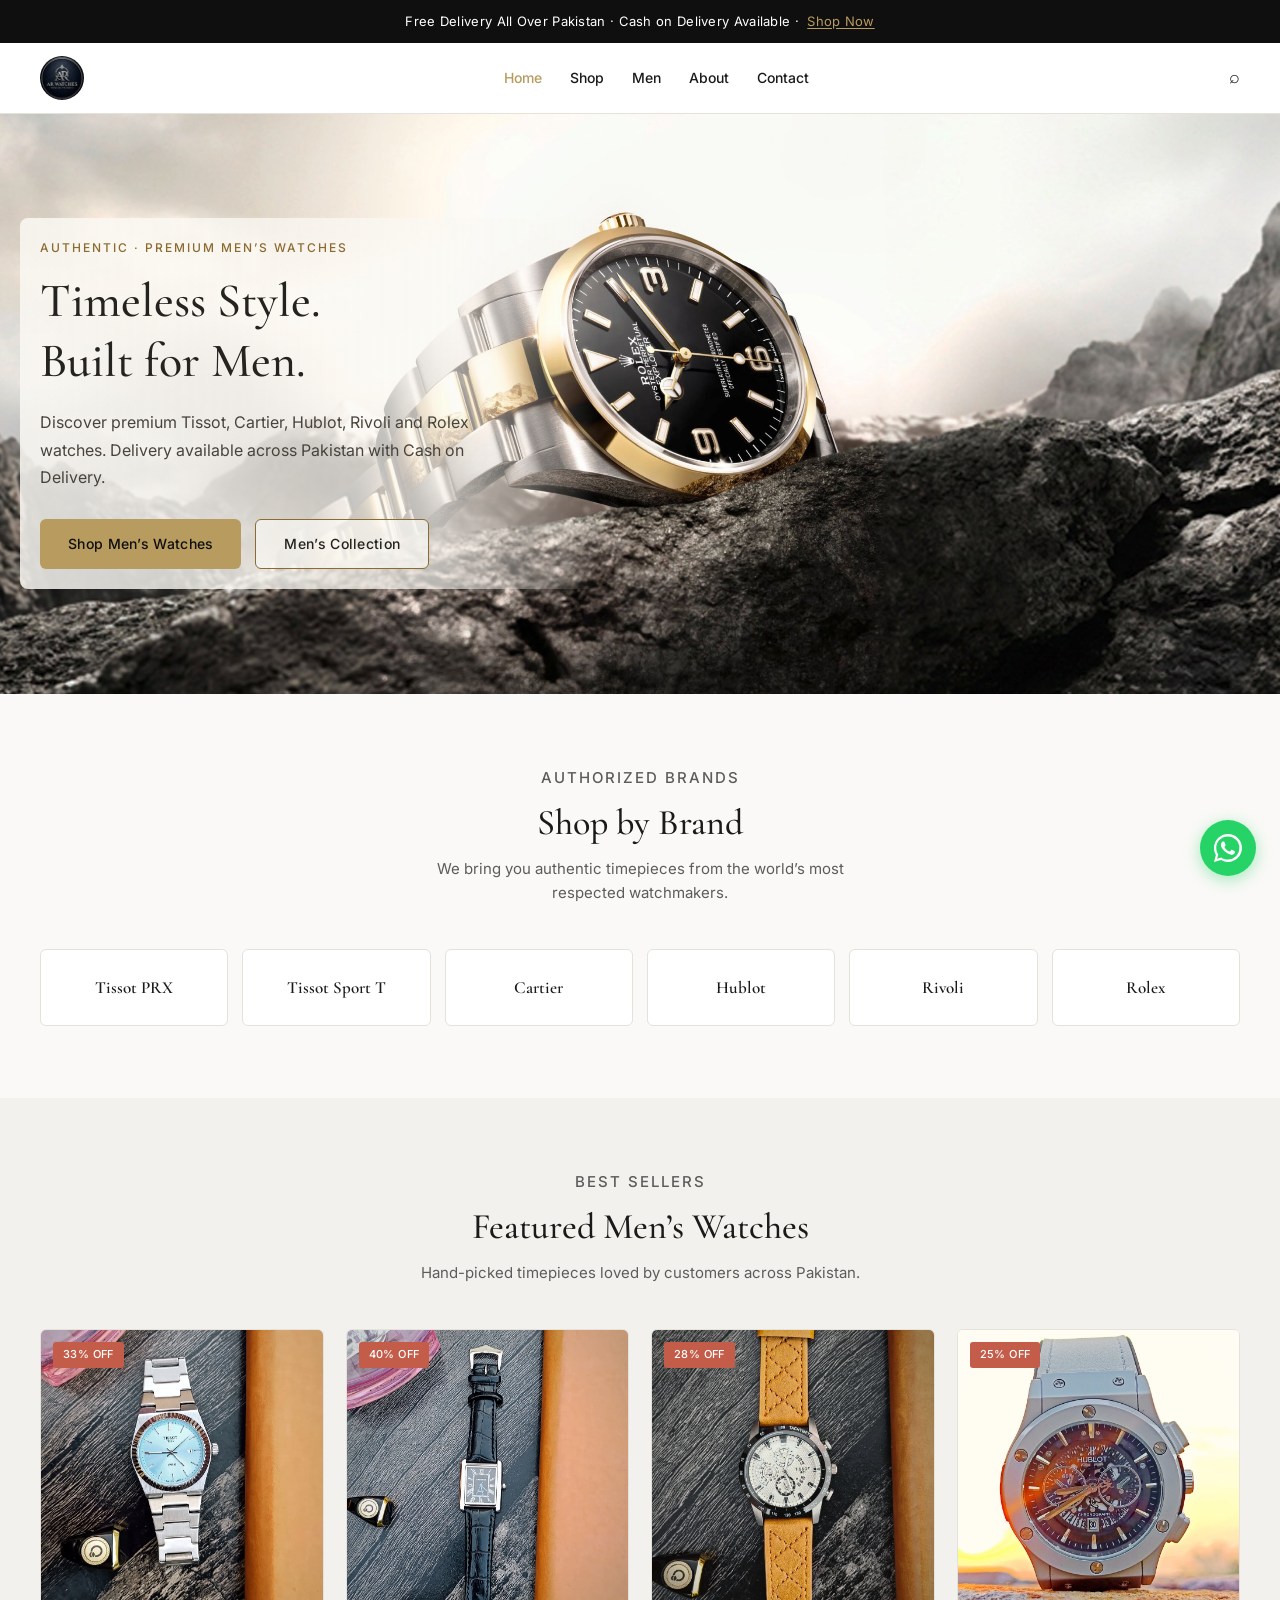
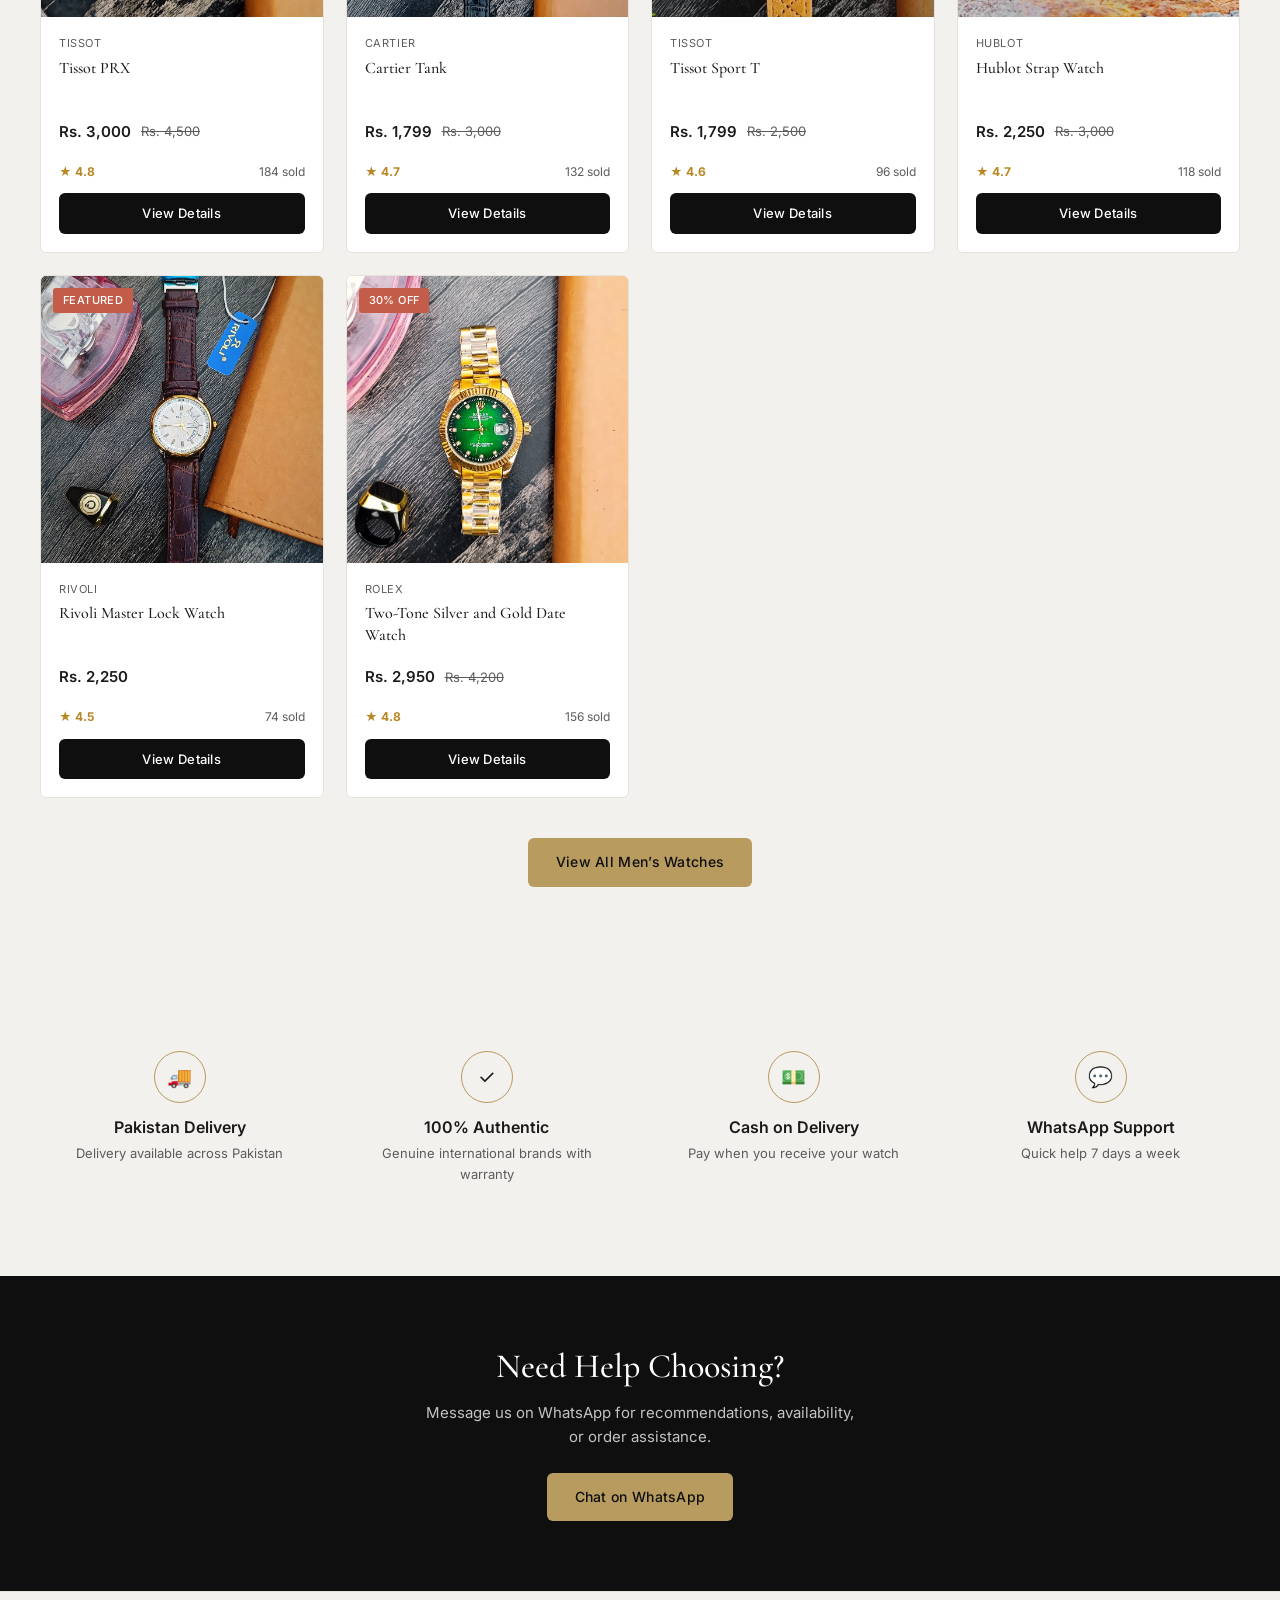
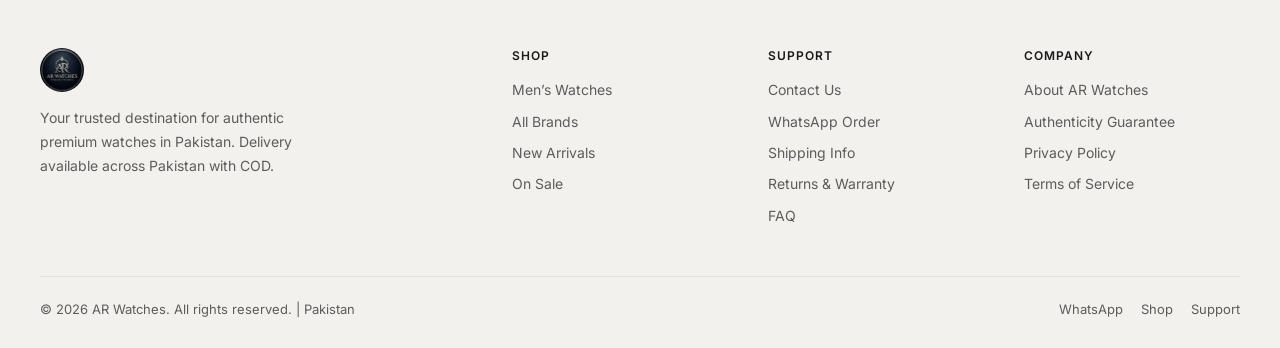
<file: index.html>
<!DOCTYPE html>
<html lang="en">
<head>
  <meta charset="UTF-8">
  <meta name="viewport" content="width=device-width, initial-scale=1.0">
  <title>AR Watches Pakistan | Authentic Men's Watches Online</title>
  <meta name="description" content="Shop authentic men's watches online at AR Watches Pakistan. Explore Tissot, Cartier, Hublot, Rivoli and Rolex collections with nationwide delivery and Cash on Delivery.">
  <link rel="canonical" href="https://arwatches.store/">
  <meta property="og:type" content="website">
  <meta property="og:site_name" content="AR Watches">
  <meta property="og:title" content="AR Watches Pakistan | Authentic Men's Watches Online">
  <meta property="og:description" content="Shop authentic men's watches online at AR Watches Pakistan. Explore Tissot, Cartier, Hublot, Rivoli and Rolex collections with nationwide delivery and Cash on Delivery.">
  <meta property="og:url" content="https://arwatches.store/">
  <meta name="twitter:card" content="summary">
  <link rel="icon" href="/favicon.ico" sizes="16x16 32x32 48x48">
  <link rel="icon" type="image/png" sizes="192x192" href="/assets/ar-watches-logo-192.png">
  <link rel="apple-touch-icon" sizes="180x180" href="/assets/ar-watches-logo-512.png">
  <link rel="preconnect" href="https://fonts.googleapis.com">
  <link rel="preconnect" href="https://fonts.gstatic.com" crossorigin>
  <link href="https://fonts.googleapis.com/css2?family=Cormorant+Garamond:wght@400;500;600;700&family=Inter:wght@300;400;500;600&display=swap" rel="stylesheet">
  <link rel="stylesheet" href="styles.css">
</head>
<body>
  <!-- Announcement -->
  <div class="announcement">
    Free Delivery All Over Pakistan · Cash on Delivery Available · <a href="shop.html">Shop Now</a>
  </div>

  <!-- Header -->
  <header>
    <div class="container header-inner">
      <button class="mobile-toggle" onclick="toggleMenu()" aria-label="Menu">☰</button>
      
      <a href="index.html" class="logo">
        <span class="logo-mark" role="img" aria-label="AR Watches"></span>
      </a>

      <nav class="nav">
        <a href="index.html" class="active">Home</a>
        <a href="shop.html">Shop</a>
        <a href="men.html">Men</a>
        <a href="about.html">About</a>
        <a href="contact.html">Contact</a>
      </nav>

      <div class="header-actions">
        <a href="shop.html" class="icon-btn search-link" aria-label="Search watches">⌕</a>
      </div>
    </div>
  </header>

  <!-- Mobile Nav -->
  <div class="mobile-nav" id="mobileNav">
    <div class="mobile-nav-header">
      <span class="logo"><span class="logo-mark" role="img" aria-label="AR Watches"></span></span>
      <button onclick="toggleMenu()" class="close-btn">×</button>
    </div>
    <a href="index.html" onclick="toggleMenu()">Home</a>
    <a href="shop.html" onclick="toggleMenu()">Shop</a>
    <a href="men.html" onclick="toggleMenu()">Men</a>
    <a href="about.html" onclick="toggleMenu()">About</a>
    <a href="contact.html" onclick="toggleMenu()">Contact</a>
  </div>

  <!-- Hero -->
  <section class="hero">
    <div class="hero-bg"></div>
    <div class="container">
      <div class="hero-content">
        <p class="eyebrow">Authentic · Premium Men’s Watches</p>
        <h1>Timeless Style.<br>Built for Men.</h1>
        <p class="hero-desc">Discover premium Tissot, Cartier, Hublot, Rivoli and Rolex watches. Delivery available across Pakistan with Cash on Delivery.</p>
        <div class="hero-buttons">
          <a href="shop.html" class="btn btn-primary">Shop Men’s Watches</a>
          <a href="men.html" class="btn btn-outline">Men’s Collection</a>
        </div>
      </div>
    </div>
  </section>

  <!-- Brands -->
  <section class="section">
    <div class="container">
      <div class="section-header">
        <p class="eyebrow">Authorized Brands</p>
        <h2>Shop by Brand</h2>
        <p>We bring you authentic timepieces from the world’s most respected watchmakers.</p>
      </div>
      <div class="brands-grid">
        <a href="shop.html?q=Tissot%20PRX" class="brand-card"><span>Tissot PRX</span></a>
        <a href="shop.html?q=Tissot%20Sport%20T" class="brand-card"><span>Tissot Sport T</span></a>
        <a href="shop.html?q=Cartier" class="brand-card"><span>Cartier</span></a>
        <a href="shop.html?q=Hublot" class="brand-card"><span>Hublot</span></a>
        <a href="shop.html?q=Rivoli" class="brand-card"><span>Rivoli</span></a>
        <a href="shop.html?q=Rolex" class="brand-card"><span>Rolex</span></a>
      </div>
    </div>
  </section>

  <!-- Featured Products -->
  <section class="section section-alt">
    <div class="container">
      <div class="section-header">
        <p class="eyebrow">Best Sellers</p>
        <h2>Featured Men’s Watches</h2>
        <p>Hand-picked timepieces loved by customers across Pakistan.</p>
      </div>
      <div class="products-grid"></div>
      <div class="section-cta">
        <a href="shop.html" class="btn btn-primary">View All Men’s Watches</a>
      </div>
    </div>
  </section>

  <!-- Trust -->
  <section class="section section-alt">
    <div class="container">
      <div class="trust-grid">
        <div class="trust-item">
          <div class="trust-icon">🚚</div>
          <h4>Pakistan Delivery</h4>
          <p>Delivery available across Pakistan</p>
        </div>
        <div class="trust-item">
          <div class="trust-icon">✓</div>
          <h4>100% Authentic</h4>
          <p>Genuine international brands with warranty</p>
        </div>
        <div class="trust-item">
          <div class="trust-icon">💵</div>
          <h4>Cash on Delivery</h4>
          <p>Pay when you receive your watch</p>
        </div>
        <div class="trust-item">
          <div class="trust-icon">💬</div>
          <h4>WhatsApp Support</h4>
          <p>Quick help 7 days a week</p>
        </div>
      </div>
    </div>
  </section>

  <!-- CTA -->
  <section class="cta">
    <div class="container">
      <h2>Need Help Choosing?</h2>
      <p>Message us on WhatsApp for recommendations, availability, or order assistance.</p>
      <a href="https://wa.me/923703497749" target="_blank" class="btn btn-primary">Chat on WhatsApp</a>
    </div>
  </section>

  <!-- Footer -->
  <footer>
    <div class="container">
      <div class="footer-grid">
        <div class="footer-brand">
          <a href="index.html" class="logo">
            <span class="logo-mark" role="img" aria-label="AR Watches"></span>
          </a>
          <p>Your trusted destination for authentic premium watches in Pakistan. Delivery available across Pakistan with COD.</p>
        </div>
        <div class="footer-col">
          <h4>Shop</h4>
          <a href="men.html">Men’s Watches</a>
          <a href="shop.html">All Brands</a>
          <a href="shop.html">New Arrivals</a>
          <a href="shop.html">On Sale</a>
        </div>
        <div class="footer-col">
          <h4>Support</h4>
          <a href="contact.html">Contact Us</a>
          <a href="https://wa.me/923703497749?text=Hi%2C%20I%20want%20to%20order%20a%20watch" target="_blank">WhatsApp Order</a>
          <a href="shop.html">Shipping Info</a>
          <a href="contact.html">Returns & Warranty</a>
          <a href="contact.html">FAQ</a>
        </div>
        <div class="footer-col">
          <h4>Company</h4>
          <a href="about.html">About AR Watches</a>
          <a href="shop.html">Authenticity Guarantee</a>
          <a href="contact.html">Privacy Policy</a>
          <a href="contact.html">Terms of Service</a>
        </div>
      </div>
      <div class="footer-bottom">
        <span>© 2026 AR Watches. All rights reserved. | Pakistan</span>
        <div class="socials">
          <a href="https://wa.me/923703497749" target="_blank">WhatsApp</a>
          <a href="shop.html">Shop</a>
          <a href="contact.html">Support</a>
        </div>
      </div>
    </div>
  </footer>

  <!-- Floating WhatsApp -->
  <a href="https://wa.me/923703497749?text=Hi%2C%20I%20want%20to%20order%20a%20watch" class="whatsapp-float" target="_blank" aria-label="WhatsApp">
    <svg viewBox="0 0 32 32" width="28" height="28"><path fill="currentColor" d="M16.004 0C7.174 0 .004 7.17.004 15.999c0 2.82.74 5.58 2.14 8.01L.004 32l8.2-2.15A15.93 15.93 0 0 0 16.004 32c8.83 0 16-7.17 16-16S24.834 0 16.004 0zm0 29.2c-2.48 0-4.91-.66-7.03-1.91l-.5-.3-4.87 1.28 1.3-4.75-.33-.52a13.1 13.1 0 0 1-2.01-7 13.2 13.2 0 0 1 13.2-13.2c3.53 0 6.84 1.37 9.34 3.87a13.13 13.13 0 0 1 3.87 9.33c0 7.28-5.92 13.2-13.2 13.2zm7.25-9.88c-.4-.2-2.35-1.16-2.71-1.29-.36-.13-.63-.2-.89.2-.27.4-1.03 1.29-1.26 1.55-.23.27-.47.3-.87.1-.4-.2-1.69-.62-3.22-1.98-1.19-1.06-2-2.37-2.23-2.77-.23-.4-.02-.62.18-.82.18-.18.4-.47.6-.7.2-.23.27-.4.4-.66.13-.27.07-.5-.03-.7-.1-.2-.89-2.14-1.22-2.93-.32-.77-.65-.66-.89-.67h-.76c-.27 0-.7.1-1.07.5-.36.4-1.4 1.37-1.4 3.33s1.43 3.86 1.63 4.13c.2.27 2.81 4.29 6.81 6.02 4 1.73 4 1.15 4.72 1.08.72-.07 2.35-.96 2.68-1.89.33-.93.33-1.73.23-1.89-.1-.16-.36-.27-.76-.47z"/></svg>
  </a>

  <script src="script.js"></script>
</body>
</html>
</file>
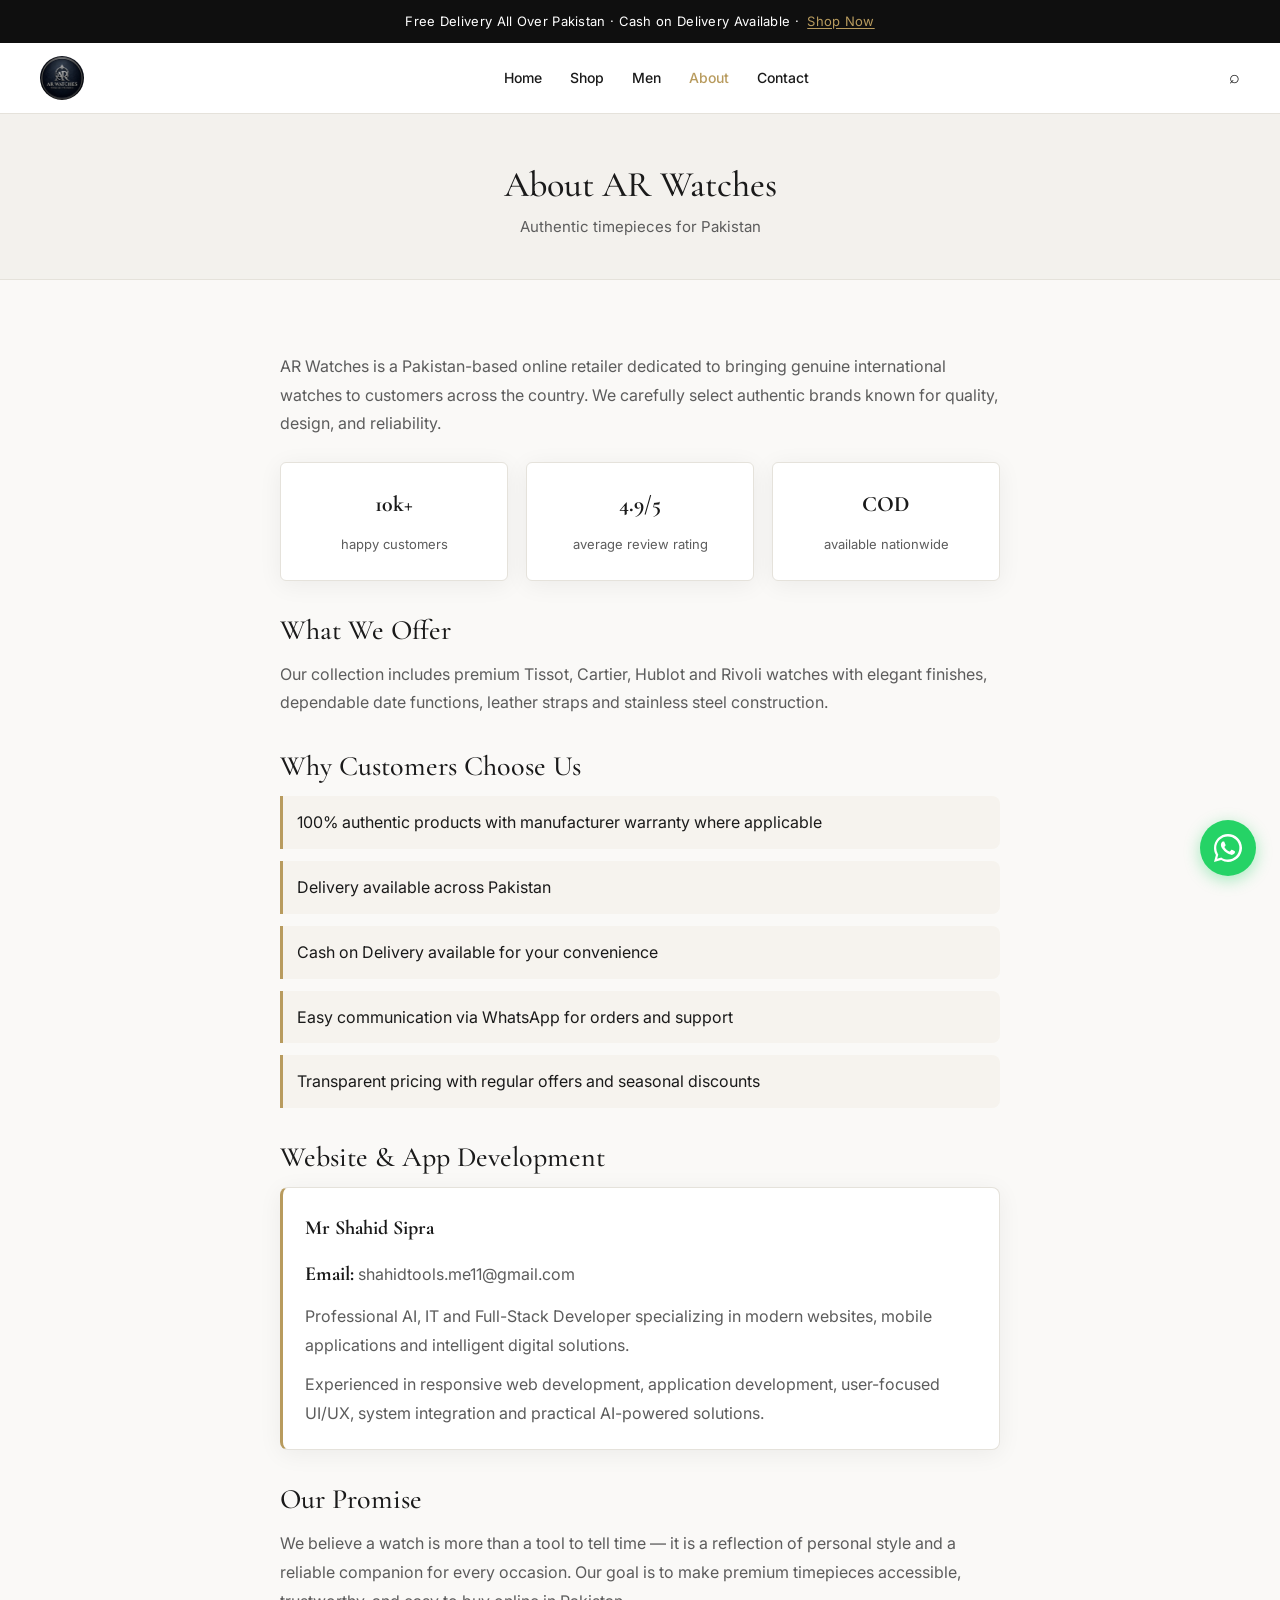
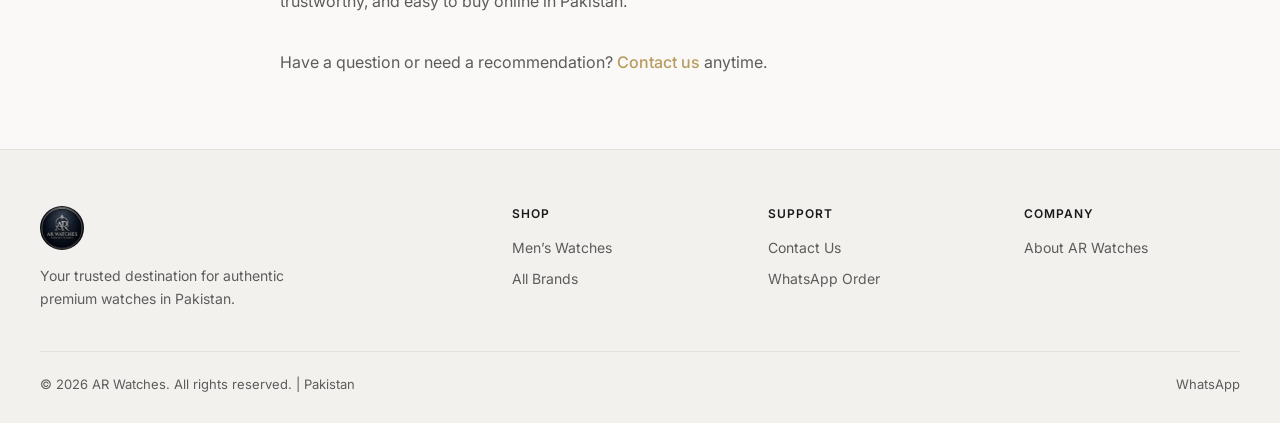
<file: about.html>
<!DOCTYPE html>
<html lang="en">
<head>
  <meta charset="UTF-8">
  <meta name="viewport" content="width=device-width, initial-scale=1.0">
  <title>About AR Watches | Premium Watches in Pakistan</title>
  <meta name="description" content="Learn about AR Watches, a Pakistan-based online watch retailer offering a curated selection of international watch brands and customer support across Pakistan.">
  <link rel="canonical" href="https://arwatches.store/about.html">
  <meta property="og:type" content="website">
  <meta property="og:site_name" content="AR Watches">
  <meta property="og:title" content="About AR Watches | Premium Watches in Pakistan">
  <meta property="og:description" content="Learn about AR Watches, a Pakistan-based online watch retailer offering a curated selection of international watch brands and customer support across Pakistan.">
  <meta property="og:url" content="https://arwatches.store/about.html">
  <meta name="twitter:card" content="summary">
  <link rel="icon" href="/favicon.ico" sizes="16x16 32x32 48x48">
  <link rel="icon" type="image/png" sizes="192x192" href="/assets/ar-watches-logo-192.png">
  <link rel="apple-touch-icon" sizes="180x180" href="/assets/ar-watches-logo-512.png">
  <link rel="preconnect" href="https://fonts.googleapis.com">
  <link rel="preconnect" href="https://fonts.gstatic.com" crossorigin>
  <link href="https://fonts.googleapis.com/css2?family=Cormorant+Garamond:wght@400;500;600;700&family=Inter:wght@300;400;500;600&display=swap" rel="stylesheet">
  <link rel="stylesheet" href="styles.css">
</head>
<body>
  <div class="announcement">
    Free Delivery All Over Pakistan · Cash on Delivery Available · <a href="shop.html">Shop Now</a>
  </div>

  <header>
    <div class="container header-inner">
      <button class="mobile-toggle" onclick="toggleMenu()" aria-label="Menu">☰</button>
      <a href="index.html" class="logo">
        <span class="logo-mark" role="img" aria-label="AR Watches"></span>
      </a>
      <nav class="nav">
        <a href="index.html">Home</a>
        <a href="shop.html">Shop</a>
        <a href="men.html">Men</a>
        <a href="about.html" class="active">About</a>
        <a href="contact.html">Contact</a>
      </nav>
      <div class="header-actions">
        <a href="shop.html" class="icon-btn search-link" aria-label="Search watches">⌕</a>
      </div>
    </div>
  </header>

  <div class="mobile-nav" id="mobileNav">
    <div class="mobile-nav-header">
      <span class="logo"><span class="logo-mark" role="img" aria-label="AR Watches"></span></span>
      <button onclick="toggleMenu()" class="close-btn">×</button>
    </div>
    <a href="index.html" onclick="toggleMenu()">Home</a>
    <a href="shop.html" onclick="toggleMenu()">Shop</a>
    <a href="men.html" onclick="toggleMenu()">Men</a>
    <a href="about.html" onclick="toggleMenu()">About</a>
    <a href="contact.html" onclick="toggleMenu()">Contact</a>
  </div>

  <div class="page-header">
    <div class="container">
      <h1>About AR Watches</h1>
      <p>Authentic timepieces for Pakistan</p>
    </div>
  </div>

  <section class="section">
    <div class="container">
      <div class="about-content">
        <p>AR Watches is a Pakistan-based online retailer dedicated to bringing genuine international watches to customers across the country. We carefully select authentic brands known for quality, design, and reliability.</p>

        <div class="feature-boxes">
          <div class="feature-box">
            <strong>10k+</strong>
            <span>happy customers</span>
          </div>
          <div class="feature-box">
            <strong>4.9/5</strong>
            <span>average review rating</span>
          </div>
          <div class="feature-box">
            <strong>COD</strong>
            <span>available nationwide</span>
          </div>
        </div>

        <h2>What We Offer</h2>
        <p>Our collection includes premium Tissot, Cartier, Hublot and Rivoli watches with elegant finishes, dependable date functions, leather straps and stainless steel construction.</p>

        <h2>Why Customers Choose Us</h2>
        <div class="feature-list">
          <div>100% authentic products with manufacturer warranty where applicable</div>
          <div>Delivery available across Pakistan</div>
          <div>Cash on Delivery available for your convenience</div>
          <div>Easy communication via WhatsApp for orders and support</div>
          <div>Transparent pricing with regular offers and seasonal discounts</div>
        </div>

        <h2>Website & App Development</h2>
        <div class="developer-profile">
          <p><strong>Mr Shahid Sipra</strong></p>
          <p><strong>Email:</strong> <a href="mailto:shahidtools.me11@gmail.com">shahidtools.me11@gmail.com</a></p>
          <p>Professional AI, IT and Full-Stack Developer specializing in modern websites, mobile applications and intelligent digital solutions.</p>
          <p>Experienced in responsive web development, application development, user-focused UI/UX, system integration and practical AI-powered solutions.</p>
        </div>

        <h2>Our Promise</h2>
        <p>We believe a watch is more than a tool to tell time — it is a reflection of personal style and a reliable companion for every occasion. Our goal is to make premium timepieces accessible, trustworthy, and easy to buy online in Pakistan.</p>

        <p style="margin-top: 32px;">Have a question or need a recommendation? <a href="contact.html" style="color: var(--accent); font-weight: 500;">Contact us</a> anytime.</p>
      </div>
    </div>
  </section>

  <footer>
    <div class="container">
      <div class="footer-grid">
        <div class="footer-brand">
          <a href="index.html" class="logo">
            <span class="logo-mark" role="img" aria-label="AR Watches"></span>
          </a>
          <p>Your trusted destination for authentic premium watches in Pakistan.</p>
        </div>
        <div class="footer-col">
          <h4>Shop</h4>
          <a href="men.html">Men’s Watches</a>
          <a href="shop.html">All Brands</a>
        </div>
        <div class="footer-col">
          <h4>Support</h4>
          <a href="contact.html">Contact Us</a>
          <a href="contact.html">WhatsApp Order</a>
        </div>
        <div class="footer-col">
          <h4>Company</h4>
          <a href="about.html">About AR Watches</a>
        </div>
      </div>
      <div class="footer-bottom">
        <span>© 2026 AR Watches. All rights reserved. | Pakistan</span>
        <div class="socials">
          <a href="https://wa.me/923703497749" target="_blank">WhatsApp</a>
        </div>
      </div>
    </div>
  </footer>

  <a href="https://wa.me/923703497749" class="whatsapp-float" target="_blank">
    <svg viewBox="0 0 32 32" width="28" height="28"><path fill="currentColor" d="M16.004 0C7.174 0 .004 7.17.004 15.999c0 2.82.74 5.58 2.14 8.01L.004 32l8.2-2.15A15.93 15.93 0 0 0 16.004 32c8.83 0 16-7.17 16-16S24.834 0 16.004 0zm0 29.2c-2.48 0-4.91-.66-7.03-1.91l-.5-.3-4.87 1.28 1.3-4.75-.33-.52a13.1 13.1 0 0 1-2.01-7 13.2 13.2 0 0 1 13.2-13.2c3.53 0 6.84 1.37 9.34 3.87a13.13 13.13 0 0 1 3.87 9.33c0 7.28-5.92 13.2-13.2 13.2zm7.25-9.88c-.4-.2-2.35-1.16-2.71-1.29-.36-.13-.63-.2-.89.2-.27.4-1.03 1.29-1.26 1.55-.23.27-.47.3-.87.1-.4-.2-1.69-.62-3.22-1.98-1.19-1.06-2-2.37-2.23-2.77-.23-.4-.02-.62.18-.82.18-.18.4-.47.6-.7.2-.23.27-.4.4-.66.13-.27.07-.5-.03-.7-.1-.2-.89-2.14-1.22-2.93-.32-.77-.65-.66-.89-.67h-.76c-.27 0-.7.1-1.07.5-.36.4-1.4 1.37-1.4 3.33s1.43 3.86 1.63 4.13c.2.27 2.81 4.29 6.81 6.02 4 1.73 4 1.15 4.72 1.08.72-.07 2.35-.96 2.68-1.89.33-.93.33-1.73.23-1.89-.1-.16-.36-.27-.76-.47z"/></svg>
  </a>

  <script src="script.js"></script>
</body>
</html>
</file>
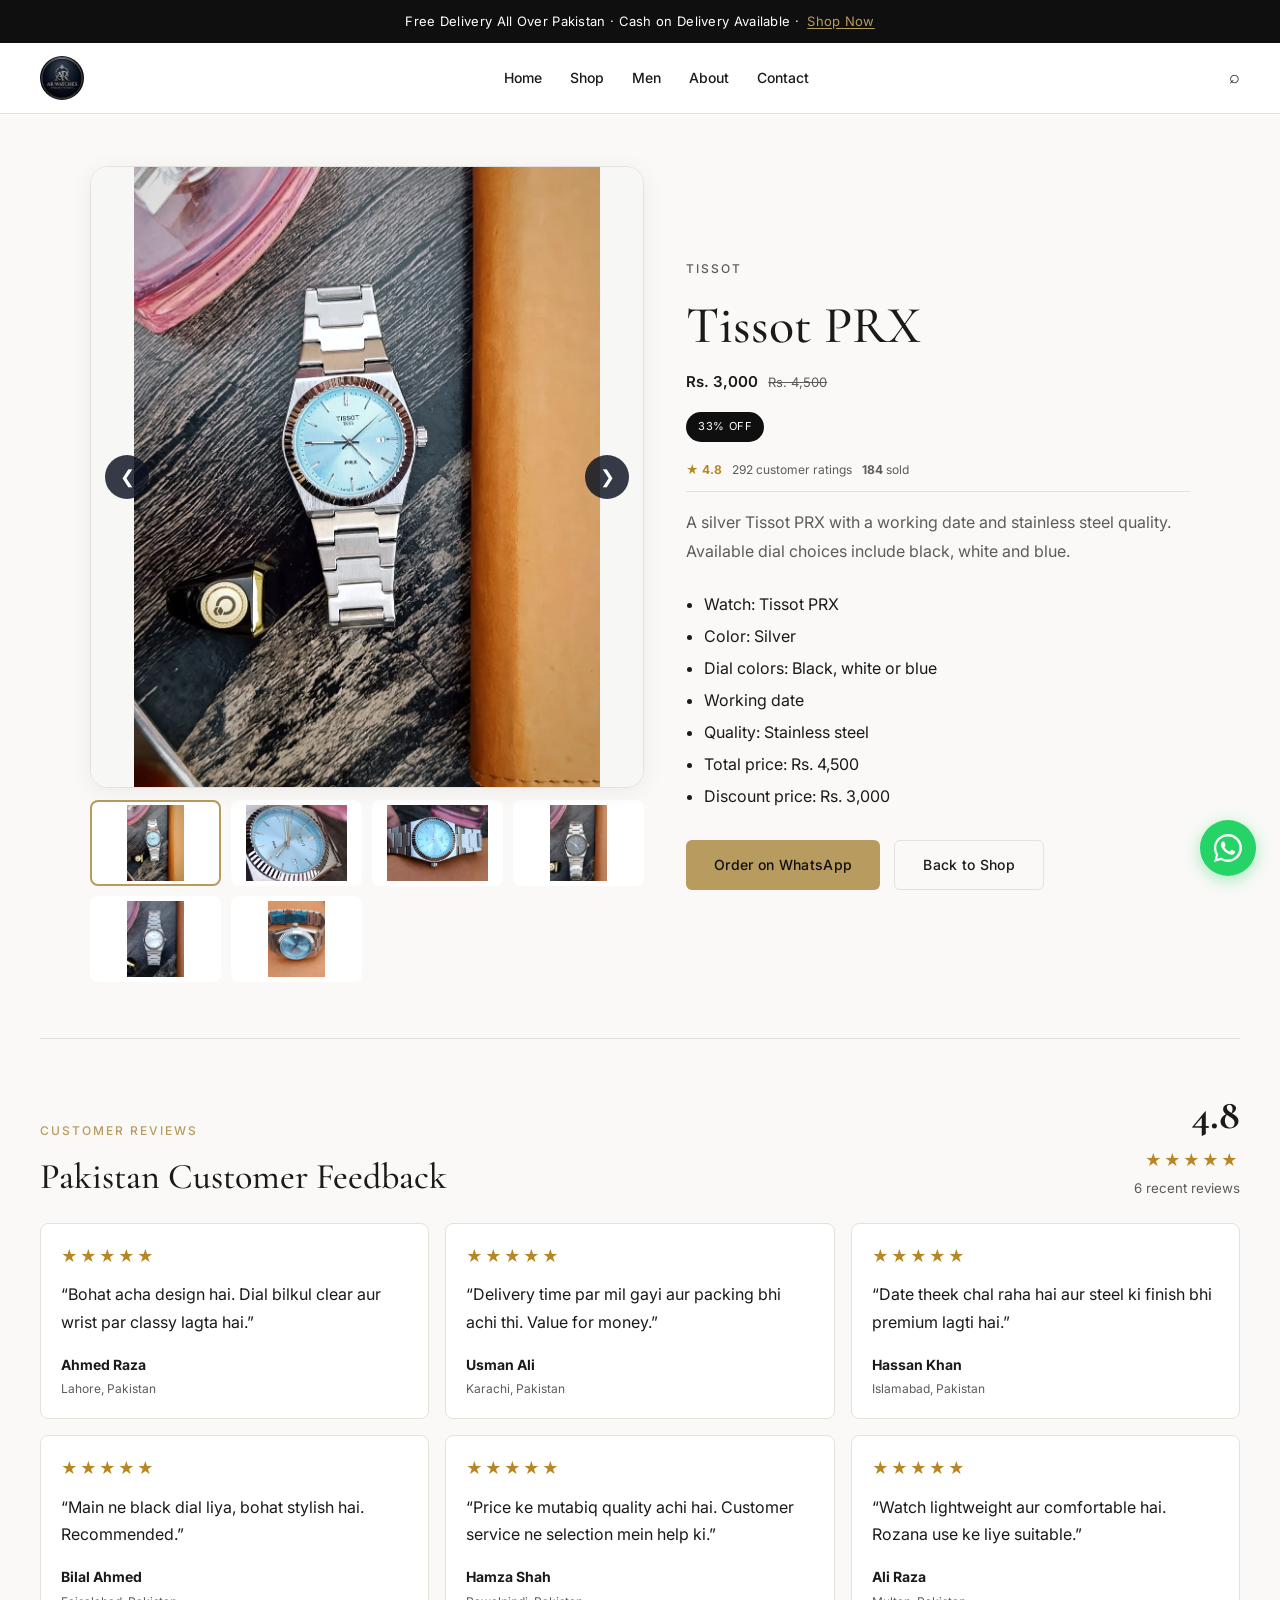
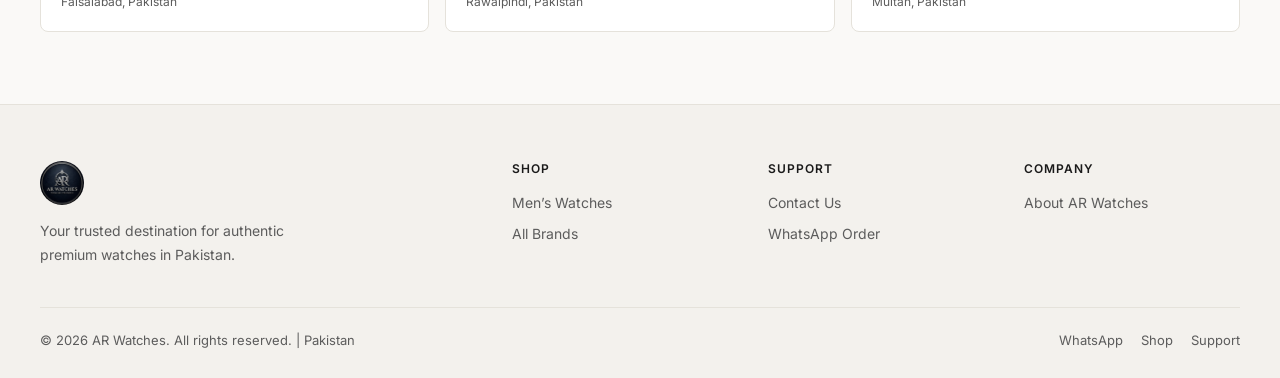
<file: article.html>
<!DOCTYPE html>
<html lang="en">
<head>
  <meta charset="UTF-8">
  <meta name="viewport" content="width=device-width, initial-scale=1.0">
  <title>Watch Details | AR Watches Pakistan</title>
  <meta name="description" content="Explore watch details from AR Watches Pakistan. Discover premium men's watch styles and contact our team for product information and availability.">
  <meta property="og:type" content="website">
  <meta property="og:site_name" content="AR Watches">
  <meta property="og:title" content="Watch Details | AR Watches Pakistan">
  <meta property="og:description" content="Explore watch details from AR Watches Pakistan. Discover premium men's watch styles and contact our team for product information and availability.">
  <meta property="og:url" content="https://arwatches.store/article.html">
  <meta name="twitter:card" content="summary">
  <link rel="icon" href="/favicon.ico" sizes="16x16 32x32 48x48">
  <link rel="icon" type="image/png" sizes="192x192" href="/assets/ar-watches-logo-192.png">
  <link rel="apple-touch-icon" sizes="180x180" href="/assets/ar-watches-logo-512.png">
  <link rel="preconnect" href="https://fonts.googleapis.com">
  <link rel="preconnect" href="https://fonts.gstatic.com" crossorigin>
  <link href="https://fonts.googleapis.com/css2?family=Cormorant+Garamond:wght@400;500;600;700&family=Inter:wght@300;400;500;600&display=swap" rel="stylesheet">
  <link rel="stylesheet" href="styles.css">
</head>
<body data-page="article">
  <div class="announcement">
    Free Delivery All Over Pakistan · Cash on Delivery Available · <a href="shop.html">Shop Now</a>
  </div>

  <header>
    <div class="container header-inner">
      <button class="mobile-toggle" onclick="toggleMenu()" aria-label="Menu">☰</button>
      <a href="index.html" class="logo">
        <span class="logo-mark" role="img" aria-label="AR Watches"></span>
      </a>
      <nav class="nav">
        <a href="index.html">Home</a>
        <a href="shop.html">Shop</a>
        <a href="men.html">Men</a>
        <a href="about.html">About</a>
        <a href="contact.html">Contact</a>
      </nav>
      <div class="header-actions">
        <a href="shop.html" class="icon-btn search-link" aria-label="Search watches">⌕</a>
      </div>
    </div>
  </header>

  <div class="mobile-nav" id="mobileNav">
    <div class="mobile-nav-header">
      <span class="logo"><span class="logo-mark" role="img" aria-label="AR Watches"></span></span>
      <button onclick="toggleMenu()" class="close-btn">×</button>
    </div>
    <a href="index.html" onclick="toggleMenu()">Home</a>
    <a href="shop.html" onclick="toggleMenu()">Shop</a>
    <a href="men.html" onclick="toggleMenu()">Men</a>
    <a href="about.html" onclick="toggleMenu()">About</a>
    <a href="contact.html" onclick="toggleMenu()">Contact</a>
  </div>

  <main class="article-page">
    <div class="container">
      <div id="articleDetail"></div>
    </div>
  </main>

  <footer>
    <div class="container">
      <div class="footer-grid">
        <div class="footer-brand">
          <a href="index.html" class="logo">
            <span class="logo-mark" role="img" aria-label="AR Watches"></span>
          </a>
          <p>Your trusted destination for authentic premium watches in Pakistan.</p>
        </div>
        <div class="footer-col">
          <h4>Shop</h4>
          <a href="men.html">Men’s Watches</a>
          <a href="shop.html">All Brands</a>
        </div>
        <div class="footer-col">
          <h4>Support</h4>
          <a href="contact.html">Contact Us</a>
          <a href="https://wa.me/923703497749?text=Hi%2C%20I%20want%20to%20order%20a%20watch" target="_blank">WhatsApp Order</a>
        </div>
        <div class="footer-col">
          <h4>Company</h4>
          <a href="about.html">About AR Watches</a>
        </div>
      </div>
      <div class="footer-bottom">
        <span>© 2026 AR Watches. All rights reserved. | Pakistan</span>
        <div class="socials">
          <a href="https://wa.me/923703497749" target="_blank">WhatsApp</a>
          <a href="shop.html">Shop</a>
          <a href="contact.html">Support</a>
        </div>
      </div>
    </div>
  </footer>

  <a href="https://wa.me/923703497749?text=Hi%2C%20I%20want%20to%20order%20a%20watch" class="whatsapp-float" target="_blank" aria-label="WhatsApp">
    <svg viewBox="0 0 32 32" width="28" height="28"><path fill="currentColor" d="M16.004 0C7.174 0 .004 7.17.004 15.999c0 2.82.74 5.58 2.14 8.01L.004 32l8.2-2.15A15.93 15.93 0 0 0 16.004 32c8.83 0 16-7.17 16-16S24.834 0 16.004 0zm0 29.2c-2.48 0-4.91-.66-7.03-1.91l-.5-.3-4.87 1.28 1.3-4.75-.33-.52a13.1 13.1 0 0 1-2.01-7 13.2 13.2 0 0 1 13.2-13.2c3.53 0 6.84 1.37 9.34 3.87a13.13 13.13 0 0 1 3.87 9.33c0 7.28-5.92 13.2-13.2 13.2zm7.25-9.88c-.4-.2-2.35-1.16-2.71-1.29-.36-.13-.63-.2-.89.2-.27.4-1.03 1.29-1.26 1.55-.23.27-.47.3-.87.1-.4-.2-1.69-.62-3.22-1.98-1.19-1.06-2-2.37-2.23-2.77-.23-.4-.02-.62.18-.82.18-.18.4-.47.6-.7.2-.23.27-.4.4-.66.13-.27.07-.5-.03-.7-.1-.2-.89-2.14-1.22-2.93-.32-.77-.65-.66-.89-.67h-.76c-.27 0-.7.1-1.07.5-.36.4-1.4 1.37-1.4 3.33s1.43 3.86 1.63 4.13c.2.27 2.81 4.29 6.81 6.02 4 1.73 4 1.15 4.72 1.08.72-.07 2.35-.96 2.68-1.89.33-.93.33-1.73.23-1.89-.1-.16-.36-.27-.76-.47z"/></svg>
  </a>

  <script src="script.js"></script>
</body>
</html>
</file>
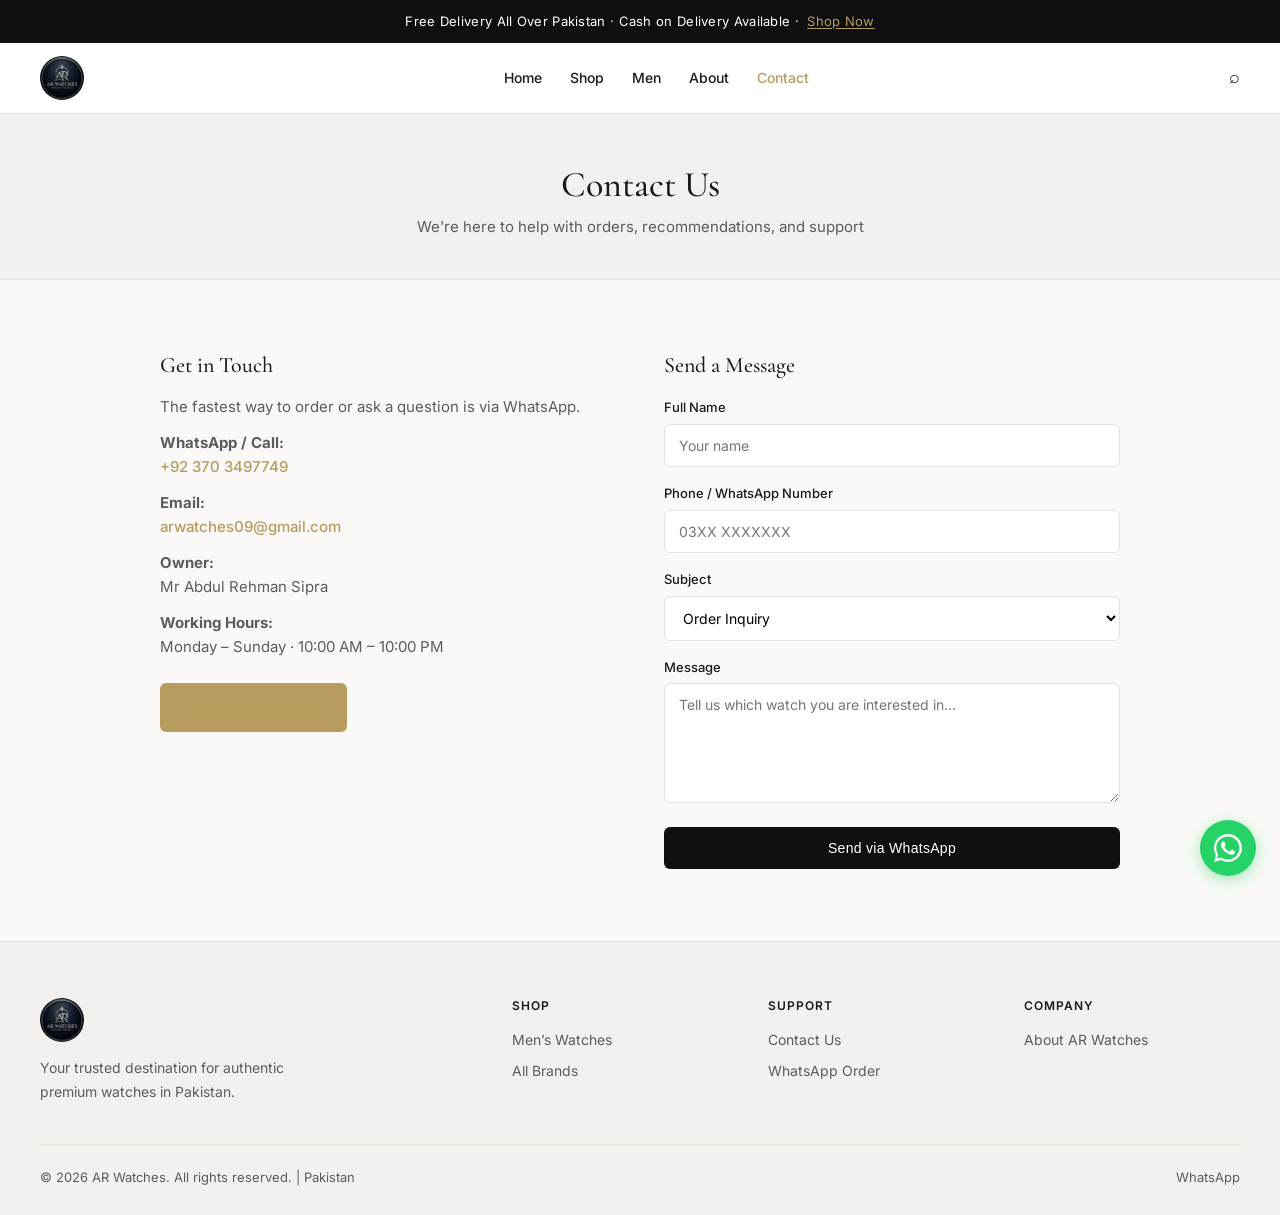
<file: contact.html>
<!DOCTYPE html>
<html lang="en">
<head>
  <meta charset="UTF-8">
  <meta name="viewport" content="width=device-width, initial-scale=1.0">
  <title>Contact AR Watches | Watch Orders & Support Pakistan</title>
  <meta name="description" content="Contact AR Watches Pakistan for watch orders, product availability, recommendations and customer support. Reach our team by WhatsApp or email.">
  <link rel="canonical" href="https://arwatches.store/contact.html">
  <meta property="og:type" content="website">
  <meta property="og:site_name" content="AR Watches">
  <meta property="og:title" content="Contact AR Watches | Watch Orders & Support Pakistan">
  <meta property="og:description" content="Contact AR Watches Pakistan for watch orders, product availability, recommendations and customer support. Reach our team by WhatsApp or email.">
  <meta property="og:url" content="https://arwatches.store/contact.html">
  <meta name="twitter:card" content="summary">
  <link rel="icon" href="/favicon.ico" sizes="16x16 32x32 48x48">
  <link rel="icon" type="image/png" sizes="192x192" href="/assets/ar-watches-logo-192.png">
  <link rel="apple-touch-icon" sizes="180x180" href="/assets/ar-watches-logo-512.png">
  <link rel="preconnect" href="https://fonts.googleapis.com">
  <link rel="preconnect" href="https://fonts.gstatic.com" crossorigin>
  <link href="https://fonts.googleapis.com/css2?family=Cormorant+Garamond:wght@400;500;600;700&family=Inter:wght@300;400;500;600&display=swap" rel="stylesheet">
  <link rel="stylesheet" href="styles.css">
</head>
<body>
  <div class="announcement">
    Free Delivery All Over Pakistan · Cash on Delivery Available · <a href="shop.html">Shop Now</a>
  </div>

  <header>
    <div class="container header-inner">
      <button class="mobile-toggle" onclick="toggleMenu()" aria-label="Menu">☰</button>
      <a href="index.html" class="logo">
        <span class="logo-mark" role="img" aria-label="AR Watches"></span>
      </a>
      <nav class="nav">
        <a href="index.html">Home</a>
        <a href="shop.html">Shop</a>
        <a href="men.html">Men</a>
        <a href="about.html">About</a>
        <a href="contact.html" class="active">Contact</a>
      </nav>
      <div class="header-actions">
        <a href="shop.html" class="icon-btn search-link" aria-label="Search watches">⌕</a>
      </div>
    </div>
  </header>

  <div class="mobile-nav" id="mobileNav">
    <div class="mobile-nav-header">
      <span class="logo"><span class="logo-mark" role="img" aria-label="AR Watches"></span></span>
      <button onclick="toggleMenu()" class="close-btn">×</button>
    </div>
    <a href="index.html" onclick="toggleMenu()">Home</a>
    <a href="shop.html" onclick="toggleMenu()">Shop</a>
    <a href="men.html" onclick="toggleMenu()">Men</a>
    <a href="about.html" onclick="toggleMenu()">About</a>
    <a href="contact.html" onclick="toggleMenu()">Contact</a>
  </div>

  <div class="page-header">
    <div class="container">
      <h1>Contact Us</h1>
      <p>We’re here to help with orders, recommendations, and support</p>
    </div>
  </div>

  <section class="section">
    <div class="container">
      <div class="contact-grid">
        <div class="contact-info">
          <h3>Get in Touch</h3>
          <p>The fastest way to order or ask a question is via WhatsApp.</p>
          <p><strong>WhatsApp / Call:</strong><br>
            <a href="https://wa.me/923703497749" target="_blank">+92 370 3497749</a>
          </p>
          <p><strong>Email:</strong><br>
            <a href="mailto:arwatches09@gmail.com">arwatches09@gmail.com</a>
          </p>
          <p><strong>Owner:</strong><br>
            Mr Abdul Rehman Sipra
          </p>
          <p><strong>Working Hours:</strong><br>
            Monday – Sunday · 10:00 AM – 10:00 PM
          </p>
          <p style="margin-top: 24px;">
            <a href="https://wa.me/923703497749?text=Hi%2C%20I%20want%20to%20order%20a%20watch" class="btn btn-primary" target="_blank">Chat on WhatsApp</a>
          </p>
        </div>

        <div class="contact-form">
          <h3 style="font-family: 'Cormorant Garamond', serif; font-size: 22px; margin-bottom: 18px;">Send a Message</h3>
          <form onsubmit="submitContactToWhatsApp(event)">
            <label for="contactName">Full Name</label>
            <input id="contactName" name="name" type="text" placeholder="Your name" required>

            <label for="contactPhone">Phone / WhatsApp Number</label>
            <input id="contactPhone" name="phone" type="tel" placeholder="03XX XXXXXXX" required>

            <label for="contactSubject">Subject</label>
            <select id="contactSubject" name="subject">
              <option>Order Inquiry</option>
              <option>Product Availability</option>
              <option>Recommendation</option>
              <option>Other</option>
            </select>

            <label for="contactMessage">Message</label>
            <textarea id="contactMessage" name="message" placeholder="Tell us which watch you are interested in..."></textarea>

            <button type="submit" class="btn btn-dark" style="width:100%;">Send via WhatsApp</button>
          </form>
        </div>
      </div>
    </div>
  </section>

  <footer>
    <div class="container">
      <div class="footer-grid">
        <div class="footer-brand">
          <a href="index.html" class="logo">
            <span class="logo-mark" role="img" aria-label="AR Watches"></span>
          </a>
          <p>Your trusted destination for authentic premium watches in Pakistan.</p>
        </div>
        <div class="footer-col">
          <h4>Shop</h4>
          <a href="men.html">Men’s Watches</a>
          <a href="shop.html">All Brands</a>
        </div>
        <div class="footer-col">
          <h4>Support</h4>
          <a href="contact.html">Contact Us</a>
          <a href="contact.html">WhatsApp Order</a>
        </div>
        <div class="footer-col">
          <h4>Company</h4>
          <a href="about.html">About AR Watches</a>
        </div>
      </div>
      <div class="footer-bottom">
        <span>© 2026 AR Watches. All rights reserved. | Pakistan</span>
        <div class="socials">
          <a href="https://wa.me/923703497749" target="_blank">WhatsApp</a>
        </div>
      </div>
    </div>
  </footer>

  <a href="https://wa.me/923703497749" class="whatsapp-float" target="_blank">
    <svg viewBox="0 0 32 32" width="28" height="28"><path fill="currentColor" d="M16.004 0C7.174 0 .004 7.17.004 15.999c0 2.82.74 5.58 2.14 8.01L.004 32l8.2-2.15A15.93 15.93 0 0 0 16.004 32c8.83 0 16-7.17 16-16S24.834 0 16.004 0zm0 29.2c-2.48 0-4.91-.66-7.03-1.91l-.5-.3-4.87 1.28 1.3-4.75-.33-.52a13.1 13.1 0 0 1-2.01-7 13.2 13.2 0 0 1 13.2-13.2c3.53 0 6.84 1.37 9.34 3.87a13.13 13.13 0 0 1 3.87 9.33c0 7.28-5.92 13.2-13.2 13.2zm7.25-9.88c-.4-.2-2.35-1.16-2.71-1.29-.36-.13-.63-.2-.89.2-.27.4-1.03 1.29-1.26 1.55-.23.27-.47.3-.87.1-.4-.2-1.69-.62-3.22-1.98-1.19-1.06-2-2.37-2.23-2.77-.23-.4-.02-.62.18-.82.18-.18.4-.47.6-.7.2-.23.27-.4.4-.66.13-.27.07-.5-.03-.7-.1-.2-.89-2.14-1.22-2.93-.32-.77-.65-.66-.89-.67h-.76c-.27 0-.7.1-1.07.5-.36.4-1.4 1.37-1.4 3.33s1.43 3.86 1.63 4.13c.2.27 2.81 4.29 6.81 6.02 4 1.73 4 1.15 4.72 1.08.72-.07 2.35-.96 2.68-1.89.33-.93.33-1.73.23-1.89-.1-.16-.36-.27-.76-.47z"/></svg>
  </a>

  <script src="script.js"></script>
</body>
</html>
</file>
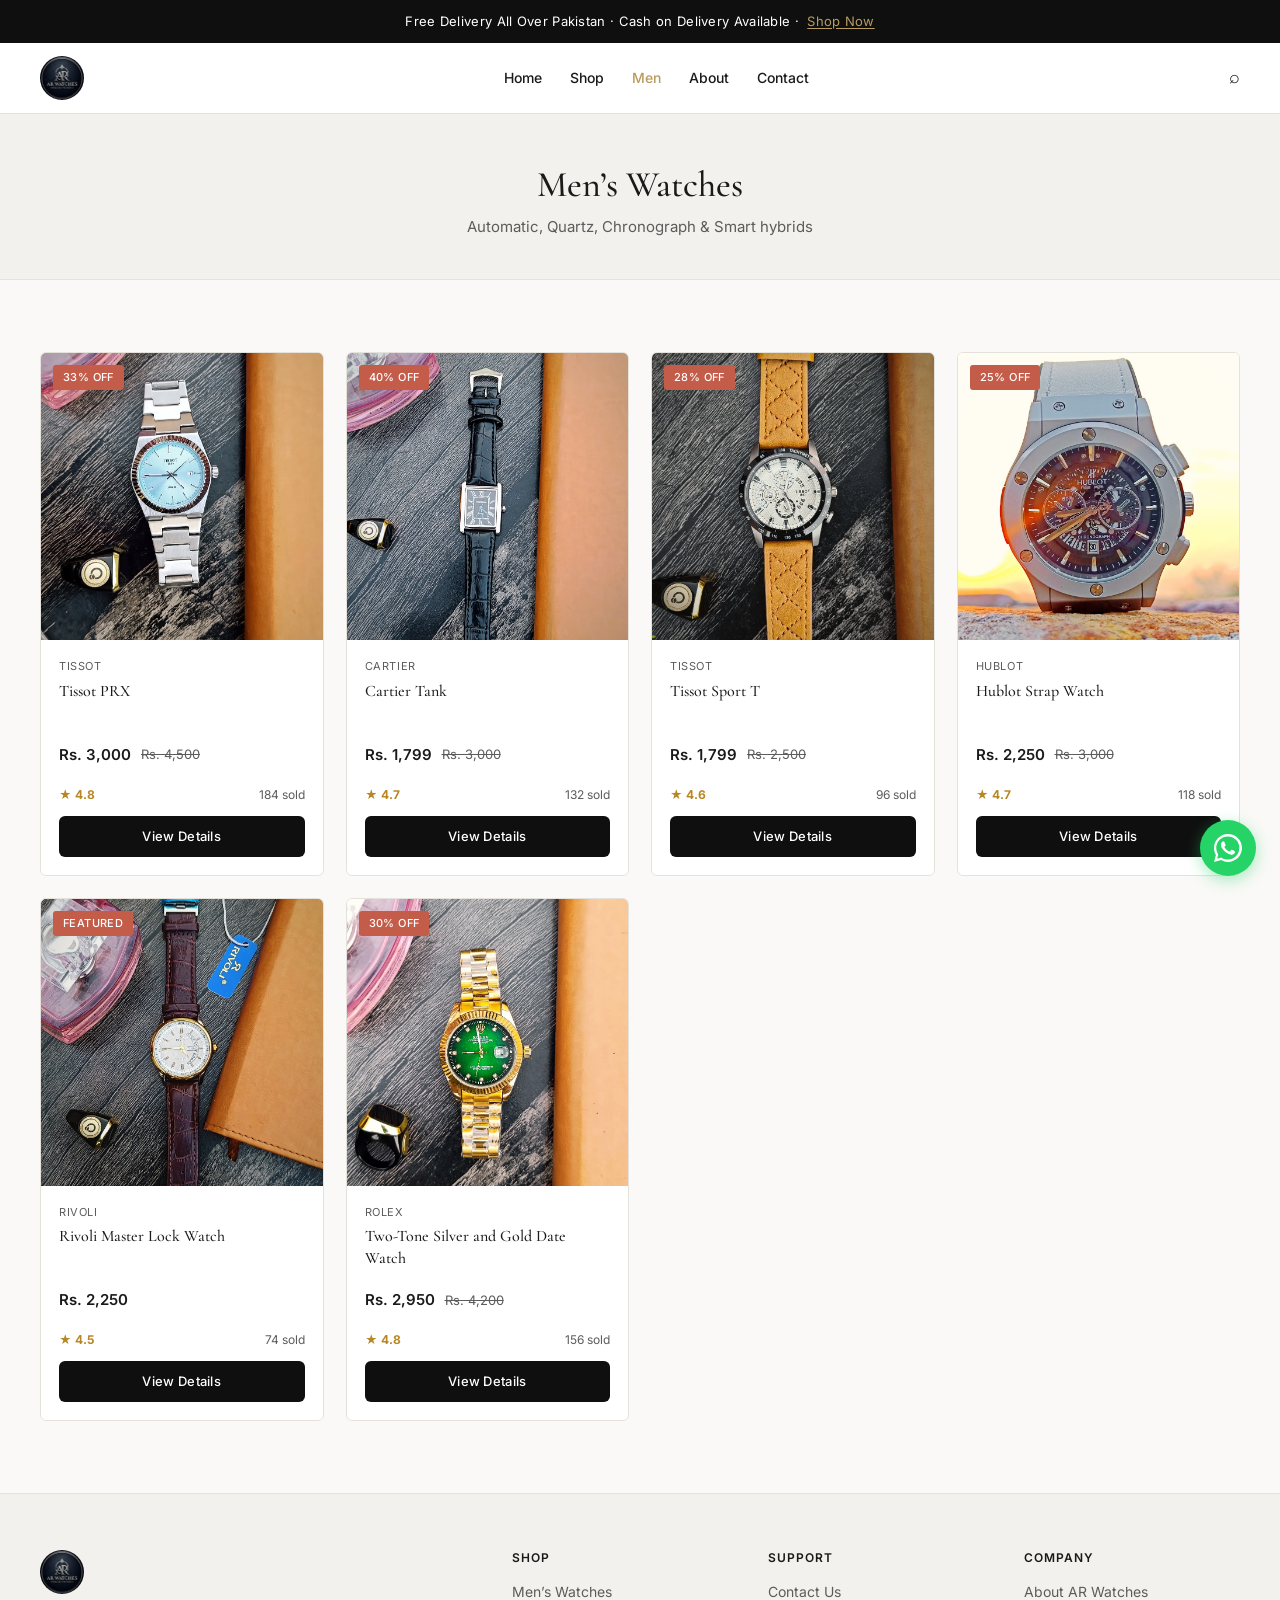
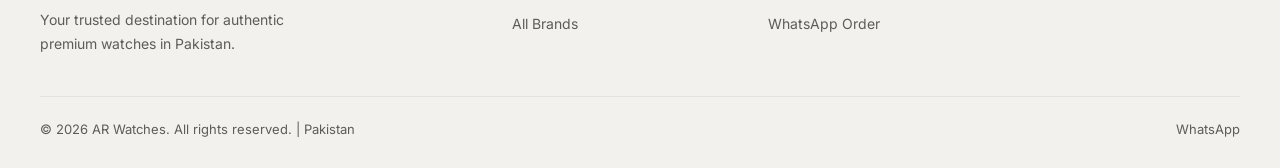
<file: men.html>
<!DOCTYPE html>
<html lang="en">
<head>
  <meta charset="UTF-8">
  <meta name="viewport" content="width=device-width, initial-scale=1.0">
  <title>Men's Watches in Pakistan | AR Watches</title>
  <meta name="description" content="Discover men's watches at AR Watches Pakistan, including automatic, quartz and chronograph styles. Shop online with delivery across Pakistan and Cash on Delivery.">
  <link rel="canonical" href="https://arwatches.store/men.html">
  <meta property="og:type" content="website">
  <meta property="og:site_name" content="AR Watches">
  <meta property="og:title" content="Men's Watches in Pakistan | AR Watches">
  <meta property="og:description" content="Discover men's watches at AR Watches Pakistan, including automatic, quartz and chronograph styles. Shop online with delivery across Pakistan and Cash on Delivery.">
  <meta property="og:url" content="https://arwatches.store/men.html">
  <meta name="twitter:card" content="summary">
  <link rel="icon" href="/favicon.ico" sizes="16x16 32x32 48x48">
  <link rel="icon" type="image/png" sizes="192x192" href="/assets/ar-watches-logo-192.png">
  <link rel="apple-touch-icon" sizes="180x180" href="/assets/ar-watches-logo-512.png">
  <link rel="preconnect" href="https://fonts.googleapis.com">
  <link rel="preconnect" href="https://fonts.gstatic.com" crossorigin>
  <link href="https://fonts.googleapis.com/css2?family=Cormorant+Garamond:wght@400;500;600;700&family=Inter:wght@300;400;500;600&display=swap" rel="stylesheet">
  <link rel="stylesheet" href="styles.css">
</head>
<body>
  <div class="announcement">
    Free Delivery All Over Pakistan · Cash on Delivery Available · <a href="shop.html">Shop Now</a>
  </div>

  <header>
    <div class="container header-inner">
      <button class="mobile-toggle" onclick="toggleMenu()" aria-label="Menu">☰</button>
      <a href="index.html" class="logo">
        <span class="logo-mark" role="img" aria-label="AR Watches"></span>
      </a>
      <nav class="nav">
        <a href="index.html">Home</a>
        <a href="shop.html">Shop</a>
        <a href="men.html" class="active">Men</a>
        <a href="about.html">About</a>
        <a href="contact.html">Contact</a>
      </nav>
      <div class="header-actions">
        <a href="shop.html" class="icon-btn search-link" aria-label="Search watches">⌕</a>
      </div>
    </div>
  </header>

  <div class="mobile-nav" id="mobileNav">
    <div class="mobile-nav-header">
      <span class="logo"><span class="logo-mark" role="img" aria-label="AR Watches"></span></span>
      <button onclick="toggleMenu()" class="close-btn">×</button>
    </div>
    <a href="index.html" onclick="toggleMenu()">Home</a>
    <a href="shop.html" onclick="toggleMenu()">Shop</a>
    <a href="men.html" onclick="toggleMenu()">Men</a>
    <a href="about.html" onclick="toggleMenu()">About</a>
    <a href="contact.html" onclick="toggleMenu()">Contact</a>
  </div>

  <div class="page-header">
    <div class="container">
      <h1>Men’s Watches</h1>
      <p>Automatic, Quartz, Chronograph & Smart hybrids</p>
    </div>
  </div>

  <section class="section">
    <div class="container">
      <div class="products-grid"></div>
    </div>
  </section>

  <footer>
    <div class="container">
      <div class="footer-grid">
        <div class="footer-brand">
          <a href="index.html" class="logo">
            <span class="logo-mark" role="img" aria-label="AR Watches"></span>
          </a>
          <p>Your trusted destination for authentic premium watches in Pakistan.</p>
        </div>
        <div class="footer-col">
          <h4>Shop</h4>
          <a href="men.html">Men’s Watches</a>
          <a href="shop.html">All Brands</a>
        </div>
        <div class="footer-col">
          <h4>Support</h4>
          <a href="contact.html">Contact Us</a>
          <a href="contact.html">WhatsApp Order</a>
        </div>
        <div class="footer-col">
          <h4>Company</h4>
          <a href="about.html">About AR Watches</a>
        </div>
      </div>
      <div class="footer-bottom">
        <span>© 2026 AR Watches. All rights reserved. | Pakistan</span>
        <div class="socials">
          <a href="https://wa.me/923703497749" target="_blank">WhatsApp</a>
        </div>
      </div>
    </div>
  </footer>

  <a href="https://wa.me/923703497749?text=Hi%2C%20I%20want%20to%20order%20a%20men%27s%20watch" class="whatsapp-float" target="_blank">
    <svg viewBox="0 0 32 32" width="28" height="28"><path fill="currentColor" d="M16.004 0C7.174 0 .004 7.17.004 15.999c0 2.82.74 5.58 2.14 8.01L.004 32l8.2-2.15A15.93 15.93 0 0 0 16.004 32c8.83 0 16-7.17 16-16S24.834 0 16.004 0zm0 29.2c-2.48 0-4.91-.66-7.03-1.91l-.5-.3-4.87 1.28 1.3-4.75-.33-.52a13.1 13.1 0 0 1-2.01-7 13.2 13.2 0 0 1 13.2-13.2c3.53 0 6.84 1.37 9.34 3.87a13.13 13.13 0 0 1 3.87 9.33c0 7.28-5.92 13.2-13.2 13.2zm7.25-9.88c-.4-.2-2.35-1.16-2.71-1.29-.36-.13-.63-.2-.89.2-.27.4-1.03 1.29-1.26 1.55-.23.27-.47.3-.87.1-.4-.2-1.69-.62-3.22-1.98-1.19-1.06-2-2.37-2.23-2.77-.23-.4-.02-.62.18-.82.18-.18.4-.47.6-.7.2-.23.27-.4.4-.66.13-.27.07-.5-.03-.7-.1-.2-.89-2.14-1.22-2.93-.32-.77-.65-.66-.89-.67h-.76c-.27 0-.7.1-1.07.5-.36.4-1.4 1.37-1.4 3.33s1.43 3.86 1.63 4.13c.2.27 2.81 4.29 6.81 6.02 4 1.73 4 1.15 4.72 1.08.72-.07 2.35-.96 2.68-1.89.33-.93.33-1.73.23-1.89-.1-.16-.36-.27-.76-.47z"/></svg>
  </a>

  <script src="script.js"></script>
</body>
</html>
</file>
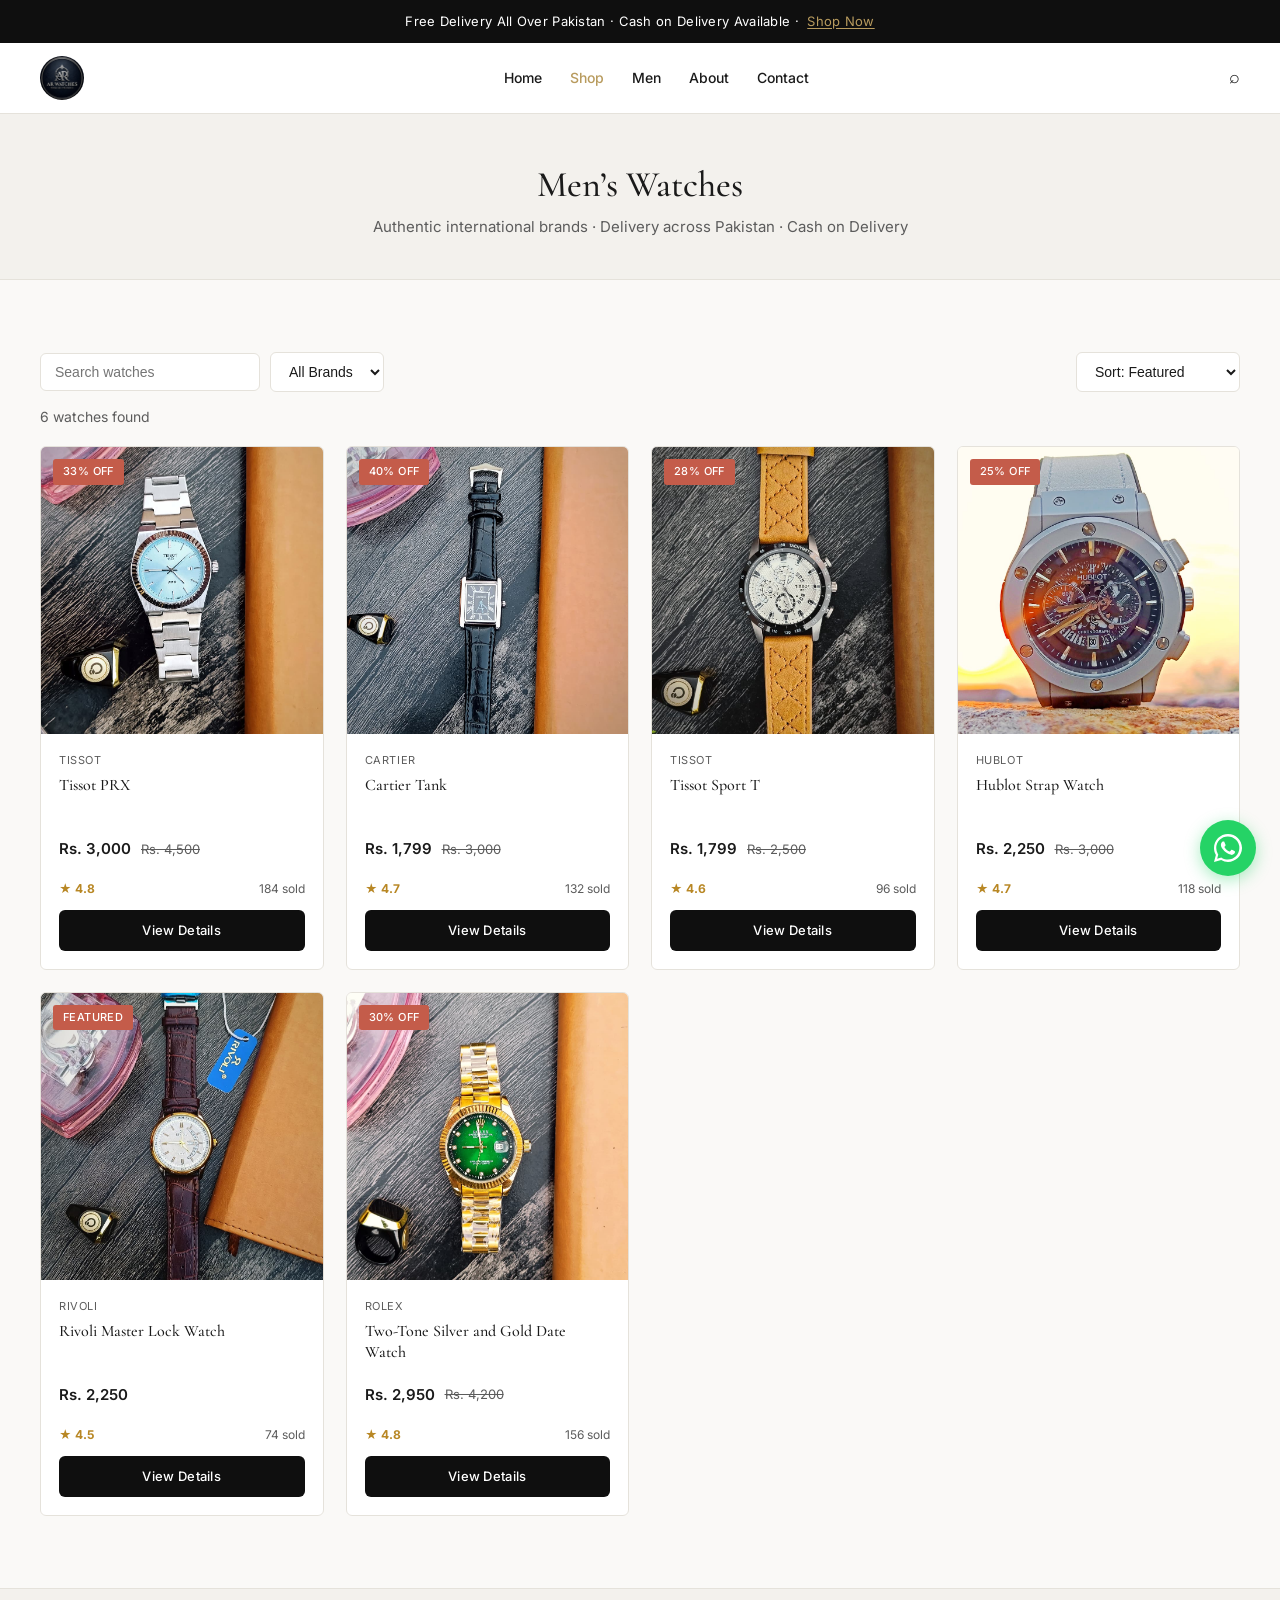
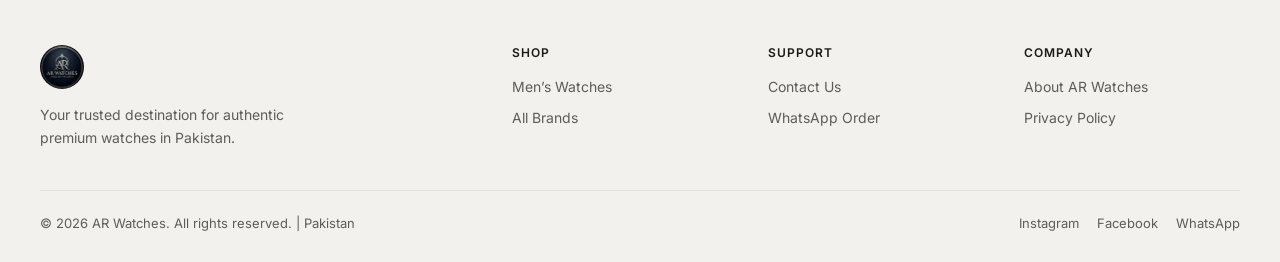
<file: shop.html>
<!DOCTYPE html>
<html lang="en">
<head>
  <meta charset="UTF-8">
  <meta name="viewport" content="width=device-width, initial-scale=1.0">
  <title>Shop Watches Online in Pakistan | AR Watches</title>
  <meta name="description" content="Explore the AR Watches collection of men's watches in Pakistan. Browse Tissot, Cartier, Hublot, Rivoli and Rolex styles with nationwide delivery and Cash on Delivery.">
  <link rel="canonical" href="https://arwatches.store/shop.html">
  <meta property="og:type" content="website">
  <meta property="og:site_name" content="AR Watches">
  <meta property="og:title" content="Shop Watches Online in Pakistan | AR Watches">
  <meta property="og:description" content="Explore the AR Watches collection of men's watches in Pakistan. Browse Tissot, Cartier, Hublot, Rivoli and Rolex styles with nationwide delivery and Cash on Delivery.">
  <meta property="og:url" content="https://arwatches.store/shop.html">
  <meta name="twitter:card" content="summary">
  <link rel="icon" href="/favicon.ico" sizes="16x16 32x32 48x48">
  <link rel="icon" type="image/png" sizes="192x192" href="/assets/ar-watches-logo-192.png">
  <link rel="apple-touch-icon" sizes="180x180" href="/assets/ar-watches-logo-512.png">
  <link rel="preconnect" href="https://fonts.googleapis.com">
  <link rel="preconnect" href="https://fonts.gstatic.com" crossorigin>
  <link href="https://fonts.googleapis.com/css2?family=Cormorant+Garamond:wght@400;500;600;700&family=Inter:wght@300;400;500;600&display=swap" rel="stylesheet">
  <link rel="stylesheet" href="styles.css">
</head>
<body>
  <div class="announcement">
    Free Delivery All Over Pakistan · Cash on Delivery Available · <a href="shop.html">Shop Now</a>
  </div>

  <header>
    <div class="container header-inner">
      <button class="mobile-toggle" onclick="toggleMenu()" aria-label="Menu">☰</button>
      <a href="index.html" class="logo">
        <span class="logo-mark" role="img" aria-label="AR Watches"></span>
      </a>
      <nav class="nav">
        <a href="index.html">Home</a>
        <a href="shop.html" class="active">Shop</a>
        <a href="men.html">Men</a>
        <a href="about.html">About</a>
        <a href="contact.html">Contact</a>
      </nav>
      <div class="header-actions">
        <a href="shop.html" class="icon-btn search-link" aria-label="Search watches">⌕</a>
      </div>
    </div>
  </header>

  <div class="mobile-nav" id="mobileNav">
    <div class="mobile-nav-header">
      <span class="logo"><span class="logo-mark" role="img" aria-label="AR Watches"></span></span>
      <button onclick="toggleMenu()" class="close-btn">×</button>
    </div>
    <a href="index.html" onclick="toggleMenu()">Home</a>
    <a href="shop.html" onclick="toggleMenu()">Shop</a>
    <a href="men.html" onclick="toggleMenu()">Men</a>
    <a href="about.html" onclick="toggleMenu()">About</a>
    <a href="contact.html" onclick="toggleMenu()">Contact</a>
  </div>

  <div class="page-header">
    <div class="container">
      <h1>Men’s Watches</h1>
      <p>Authentic international brands · Delivery across Pakistan · Cash on Delivery</p>
    </div>
  </div>

  <section class="section">
    <div class="container">
      <div class="shop-toolbar">
        <div class="shop-search-wrap">
          <input id="productSearch" type="search" placeholder="Search watches" aria-label="Search watches">
          <select id="brandFilter">
            <option value="All Brands">All Brands</option>
            <option value="Tissot">Tissot</option>
            <option value="Cartier">Cartier</option>
            <option value="Hublot">Hublot</option>
            <option value="Rivoli">Rivoli</option>
            <option value="Rolex">Rolex</option>
          </select>
        </div>
        <select id="sortProducts">
          <option value="featured">Sort: Featured</option>
          <option value="low">Price: Low to High</option>
          <option value="high">Price: High to Low</option>
        </select>
      </div>
      <p id="productResults" class="product-results" aria-live="polite"></p>

      <div class="products-grid"></div>
    </div>
  </section>

  <footer>
    <div class="container">
      <div class="footer-grid">
        <div class="footer-brand">
          <a href="index.html" class="logo">
            <span class="logo-mark" role="img" aria-label="AR Watches"></span>
          </a>
          <p>Your trusted destination for authentic premium watches in Pakistan.</p>
        </div>
        <div class="footer-col">
          <h4>Shop</h4>
          <a href="men.html">Men’s Watches</a>
          <a href="shop.html">All Brands</a>
        </div>
        <div class="footer-col">
          <h4>Support</h4>
          <a href="contact.html">Contact Us</a>
          <a href="contact.html">WhatsApp Order</a>
        </div>
        <div class="footer-col">
          <h4>Company</h4>
          <a href="about.html">About AR Watches</a>
          <a href="contact.html">Privacy Policy</a>
        </div>
      </div>
      <div class="footer-bottom">
        <span>© 2026 AR Watches. All rights reserved. | Pakistan</span>
        <div class="socials">
          <a href="https://www.instagram.com/" target="_blank">Instagram</a>
          <a href="https://www.facebook.com/" target="_blank">Facebook</a>
          <a href="https://wa.me/923703497749" target="_blank">WhatsApp</a>
        </div>
      </div>
    </div>
  </footer>

  <a href="https://wa.me/923703497749?text=Hi%2C%20I%20want%20to%20order%20a%20watch" class="whatsapp-float" target="_blank">
    <svg viewBox="0 0 32 32" width="28" height="28"><path fill="currentColor" d="M16.004 0C7.174 0 .004 7.17.004 15.999c0 2.82.74 5.58 2.14 8.01L.004 32l8.2-2.15A15.93 15.93 0 0 0 16.004 32c8.83 0 16-7.17 16-16S24.834 0 16.004 0zm0 29.2c-2.48 0-4.91-.66-7.03-1.91l-.5-.3-4.87 1.28 1.3-4.75-.33-.52a13.1 13.1 0 0 1-2.01-7 13.2 13.2 0 0 1 13.2-13.2c3.53 0 6.84 1.37 9.34 3.87a13.13 13.13 0 0 1 3.87 9.33c0 7.28-5.92 13.2-13.2 13.2zm7.25-9.88c-.4-.2-2.35-1.16-2.71-1.29-.36-.13-.63-.2-.89.2-.27.4-1.03 1.29-1.26 1.55-.23.27-.47.3-.87.1-.4-.2-1.69-.62-3.22-1.98-1.19-1.06-2-2.37-2.23-2.77-.23-.4-.02-.62.18-.82.18-.18.4-.47.6-.7.2-.23.27-.4.4-.66.13-.27.07-.5-.03-.7-.1-.2-.89-2.14-1.22-2.93-.32-.77-.65-.66-.89-.67h-.76c-.27 0-.7.1-1.07.5-.36.4-1.4 1.37-1.4 3.33s1.43 3.86 1.63 4.13c.2.27 2.81 4.29 6.81 6.02 4 1.73 4 1.15 4.72 1.08.72-.07 2.35-.96 2.68-1.89.33-.93.33-1.73.23-1.89-.1-.16-.36-.27-.76-.47z"/></svg>
  </a>

  <script src="script.js"></script>
</body>
</html>
</file>
<file: styles.css>
:root {
  --bg: #faf9f7;
  --bg-alt: #f3f1ed;
  --text: #1a1a1a;
  --text-muted: #5c5c5c;
  --accent: #b89b5e;
  --accent-dark: #9a7f3f;
  --border: #e5e2db;
  --white: #ffffff;
  --black: #0f0f0f;
  --shadow: 0 4px 24px rgba(0,0,0,0.06);
  --radius: 6px;
}

* {
  margin: 0;
  padding: 0;
  box-sizing: border-box;
}

body {
  font-family: 'Inter', system-ui, sans-serif;
  background: var(--bg);
  color: var(--text);
  line-height: 1.6;
  font-weight: 400;
  -webkit-font-smoothing: antialiased;
  scroll-behavior: smooth;
}

@keyframes fadeUp {
  from {
    opacity: 0;
    transform: translateY(24px);
  }
  to {
    opacity: 1;
    transform: translateY(0);
  }
}

@keyframes floatUp {
  0%, 100% {
    transform: translateY(0px);
  }
  50% {
    transform: translateY(-6px);
  }
}

h1, h2, h3, h4 {
  font-family: 'Cormorant Garamond', Georgia, serif;
  font-weight: 500;
  line-height: 1.25;
}

a {
  text-decoration: none;
  color: inherit;
  transition: color 0.2s ease;
}

img {
  max-width: 100%;
  display: block;
}

.container {
  width: 100%;
  max-width: 1240px;
  margin: 0 auto;
  padding: 0 20px;
}

/* Announcement */
.announcement {
  background: var(--black);
  color: var(--white);
  text-align: center;
  padding: 11px 16px;
  font-size: 13px;
  letter-spacing: 0.3px;
}

.announcement a {
  color: var(--accent);
  text-decoration: underline;
  text-underline-offset: 2px;
  margin-left: 4px;
}

/* Header */
header {
  background: var(--white);
  border-bottom: 1px solid var(--border);
  position: sticky;
  top: 0;
  z-index: 100;
}

.header-inner {
  display: flex;
  align-items: center;
  justify-content: space-between;
  height: 70px;
}

.logo {
  display: flex;
  align-items: center;
  gap: 10px;
  font-weight: 600;
}

.logo-mark {
  width: 44px;
  height: 44px;
  background: url('assets/svg logo.jpeg') center / cover no-repeat;
  border-radius: 50%;
  display: block;
  flex-shrink: 0;
  font-size: 0;
  color: transparent;
}

.logo-text {
  display: none;
}

.nav {
  display: flex;
  gap: 28px;
  font-size: 14px;
  font-weight: 500;
}

.nav a:hover,
.nav a.active {
  color: var(--accent);
}

.header-actions {
  display: flex;
  align-items: center;
  gap: 18px;
}

.icon-btn {
  font-size: 18px;
  color: var(--text);
  position: relative;
}

.icon-btn:hover {
  color: var(--accent);
}

.cart-count {
  position: absolute;
  top: -6px;
  right: -8px;
  background: var(--accent);
  color: var(--black);
  font-size: 10px;
  font-weight: 600;
  width: 16px;
  height: 16px;
  border-radius: 50%;
  display: flex;
  align-items: center;
  justify-content: center;
}

.mobile-toggle {
  display: none;
  background: none;
  border: none;
  font-size: 22px;
  cursor: pointer;
}

/* Mobile Nav */
.mobile-nav {
  display: none;
  position: fixed;
  inset: 0;
  background: var(--white);
  z-index: 200;
  padding: 24px;
  flex-direction: column;
}

.mobile-nav.active {
  display: flex;
}

.mobile-nav-header {
  display: flex;
  justify-content: space-between;
  align-items: center;
  margin-bottom: 36px;
}

.close-btn {
  background: none;
  border: none;
  font-size: 28px;
  cursor: pointer;
  line-height: 1;
}

.mobile-nav a {
  font-size: 20px;
  font-family: 'Cormorant Garamond', serif;
  padding: 14px 0;
  border-bottom: 1px solid var(--border);
}

/* Hero */
.hero {
  position: relative;
  height: 580px;
  background: #1a1a1a;
  overflow: hidden;
  display: flex;
  align-items: center;
}

.hero-bg {
  position: absolute;
  inset: 0;
  background: url('assets/rolex-explorer-ambiance.jpg') center/cover no-repeat;
  opacity: 1;
}

.hero-content {
  position: relative;
  z-index: 2;
  color: #25231f;
  max-width: 540px;
  animation: fadeUp 0.8s ease-out both;
}

.hero-content::before {
  content: "";
  position: absolute;
  inset: -20px;
  z-index: -1;
  border-radius: 8px;
  background: linear-gradient(90deg, rgba(250,248,243,0.86), rgba(250,248,243,0.72) 72%, rgba(250,248,243,0));
  pointer-events: none;
}

.hero .eyebrow {
  color: #8b6b32;
}

.eyebrow {
  font-size: 12px;
  letter-spacing: 2px;
  text-transform: uppercase;
  color: var(--accent);
  margin-bottom: 14px;
  font-weight: 500;
}

.hero h1 {
  font-size: 48px;
  margin-bottom: 18px;
  font-weight: 500;
}

.hero-desc {
  font-size: 16px;
  color: #48443d;
  margin-bottom: 28px;
  line-height: 1.7;
  max-width: 440px;
}

.hero-buttons {
  display: flex;
  gap: 14px;
  flex-wrap: wrap;
}

/* Buttons */
.btn {
  display: inline-flex;
  align-items: center;
  justify-content: center;
  gap: 8px;
  padding: 13px 28px;
  font-size: 14px;
  font-weight: 500;
  letter-spacing: 0.3px;
  border-radius: var(--radius);
  transition: all 0.25s ease, transform 0.25s ease;
  cursor: pointer;
  border: none;
}

.btn:hover {
  transform: translateY(-2px);
}

.btn-primary {
  background: var(--accent);
  color: var(--black);
}

.btn-primary:hover {
  background: var(--accent-dark);
}

.btn-outline {
  background: rgba(250,248,243,0.72);
  border: 1px solid #8b6b32;
  color: #25231f;
}

.btn-outline:hover {
  border-color: #6f5425;
  background: rgba(250,248,243,0.92);
}

.btn-dark {
  background: var(--black);
  color: var(--white);
}

.btn-dark:hover {
  background: #333;
}

.btn-outline-dark {
  background: transparent;
  border: 1px solid var(--border);
  color: var(--text);
}

.btn-outline-dark:hover {
  border-color: var(--text);
  background: var(--bg-alt);
}

.btn-sm {
  padding: 10px 18px;
  font-size: 13px;
}

/* Sections */
.section {
  padding: 72px 0;
}

.section-alt {
  background: var(--bg-alt);
}

.section-header {
  text-align: center;
  margin-bottom: 44px;
}

.section-header .eyebrow {
  margin-bottom: 10px;
}

.section-header h2 {
  font-size: 36px;
  margin-bottom: 12px;
}

.section-header p {
  color: var(--text-muted);
  max-width: 480px;
  margin: 0 auto;
  font-size: 15px;
}

.section-cta {
  text-align: center;
  margin-top: 40px;
}

/* Brands */
.brands-grid {
  display: grid;
  grid-template-columns: repeat(6, 1fr);
  gap: 14px;
}

.brand-card {
  background: var(--white);
  border: 1px solid var(--border);
  border-radius: var(--radius);
  padding: 24px 12px;
  text-align: center;
  transition: all 0.25s ease;
}

.brand-card:hover {
  border-color: var(--accent);
  box-shadow: var(--shadow);
  transform: translateY(-2px);
}

.brand-card span {
  font-family: 'Cormorant Garamond', serif;
  font-size: 17px;
  font-weight: 600;
  display: block;
}

.brand-card small {
  display: block;
  margin-top: 5px;
  font-size: 12px;
  color: var(--text-muted);
}

/* Products */
.products-grid {
  display: grid;
  grid-template-columns: repeat(4, minmax(0, 1fr));
  gap: 22px;
  align-items: stretch;
}

.product-card {
  background: var(--white);
  border-radius: var(--radius);
  overflow: hidden;
  border: 1px solid var(--border);
  transition: all 0.3s ease;
  animation: fadeUp 0.7s ease-out both;
  display: flex;
  flex-direction: column;
  height: 100%;
}

.product-card:hover {
  box-shadow: var(--shadow);
  transform: translateY(-3px) scale(1.01);
}

.product-image {
  position: relative;
  aspect-ratio: 1 / 1.02;
  background: #f0eeea;
  overflow: hidden;
}

.product-image img {
  width: 100%;
  height: 100%;
  object-fit: cover;
  transition: transform 0.5s ease;
}

.product-card:hover .product-image img {
  transform: scale(1.04);
}

.badge {
  position: absolute;
  top: 12px;
  left: 12px;
  background: var(--black);
  color: var(--white);
  font-size: 11px;
  padding: 4px 10px;
  letter-spacing: 0.4px;
  text-transform: uppercase;
  font-weight: 500;
  border-radius: 3px;
}

.badge.sale {
  background: #c45c4a;
}

.product-info {
  padding: 18px;
  display: flex;
  flex-direction: column;
  flex: 1;
}

.product-brand {
  font-size: 11px;
  color: var(--text-muted);
  letter-spacing: 0.6px;
  text-transform: uppercase;
  margin-bottom: 5px;
}

.product-name {
  font-size: 16px;
  font-weight: 500;
  margin-bottom: 10px;
  line-height: 1.35;
  min-height: 52px;
  display: -webkit-box;
  -webkit-line-clamp: 2;
  -webkit-box-orient: vertical;
  overflow: hidden;
}

.product-price {
  display: flex;
  align-items: center;
  gap: 10px;
  font-size: 15px;
  margin-top: auto;
  margin-bottom: 14px;
}

.product-price .current {
  font-weight: 600;
}

.product-price .original {
  color: var(--text-muted);
  text-decoration: line-through;
  font-size: 13px;
}

.product-card .btn {
  width: 100%;
  justify-content: center;
}

/* Categories */
.categories {
  display: grid;
  grid-template-columns: 1fr 1fr;
  gap: 22px;
}

.category-card {
  position: relative;
  height: 360px;
  border-radius: var(--radius);
  overflow: hidden;
  display: flex;
  align-items: flex-end;
}

.category-card img {
  position: absolute;
  inset: 0;
  width: 100%;
  height: 100%;
  object-fit: cover;
  transition: transform 0.6s ease;
}

.category-card:hover img {
  transform: scale(1.05);
}

.category-overlay {
  position: relative;
  z-index: 2;
  padding: 28px;
  width: 100%;
  background: linear-gradient(transparent, rgba(0,0,0,0.72));
  color: var(--white);
}

.category-overlay h3 {
  font-size: 28px;
  margin-bottom: 6px;
}

.category-overlay p {
  font-size: 14px;
  opacity: 0.9;
  margin-bottom: 14px;
}

/* Trust */
.trust-grid {
  display: grid;
  grid-template-columns: repeat(4, 1fr);
  gap: 28px;
  text-align: center;
}

.trust-item {
  padding: 20px 12px;
}

.trust-icon {
  width: 52px;
  height: 52px;
  margin: 0 auto 14px;
  border: 1px solid var(--accent);
  border-radius: 50%;
  display: flex;
  align-items: center;
  justify-content: center;
  font-size: 20px;
}

.trust-item h4 {
  font-size: 16px;
  margin-bottom: 6px;
  font-family: 'Inter', sans-serif;
  font-weight: 600;
}

.trust-item p {
  font-size: 13px;
  color: var(--text-muted);
}

/* CTA */
.cta {
  background: var(--black);
  color: var(--white);
  text-align: center;
  padding: 70px 20px;
}

.cta h2 {
  font-size: 34px;
  margin-bottom: 12px;
}

.cta p {
  color: rgba(255,255,255,0.75);
  max-width: 440px;
  margin: 0 auto 24px;
  font-size: 15px;
}

/* Footer */
footer {
  background: var(--bg-alt);
  border-top: 1px solid var(--border);
  padding: 56px 0 28px;
}

.footer-grid {
  display: grid;
  grid-template-columns: 2fr 1fr 1fr 1fr;
  gap: 40px;
  margin-bottom: 40px;
}

.footer-brand p {
  color: var(--text-muted);
  font-size: 14px;
  margin-top: 14px;
  max-width: 280px;
  line-height: 1.7;
}

.footer-col h4 {
  font-family: 'Inter', sans-serif;
  font-size: 12px;
  font-weight: 600;
  letter-spacing: 1px;
  text-transform: uppercase;
  margin-bottom: 16px;
}

.footer-col a {
  display: block;
  font-size: 14px;
  color: var(--text-muted);
  margin-bottom: 9px;
}

.footer-col a:hover {
  color: var(--accent);
}

.footer-bottom {
  border-top: 1px solid var(--border);
  padding-top: 22px;
  display: flex;
  justify-content: space-between;
  align-items: center;
  font-size: 13px;
  color: var(--text-muted);
}

.socials {
  display: flex;
  gap: 18px;
}

.socials a:hover {
  color: var(--accent);
}

/* WhatsApp Float */
.whatsapp-float {
  position: fixed;
  bottom: 24px;
  right: 24px;
  width: 56px;
  height: 56px;
  background: #25D366;
  color: white;
  border-radius: 50%;
  display: flex;
  align-items: center;
  justify-content: center;
  box-shadow: 0 4px 16px rgba(37, 211, 102, 0.4);
  z-index: 90;
  transition: transform 0.2s ease;
  animation: floatUp 2.8s ease-in-out infinite;
}

.whatsapp-float:hover {
  transform: scale(1.08);
}

/* Page Header (for inner pages) */
.page-header {
  background: var(--bg-alt);
  padding: 48px 0 40px;
  text-align: center;
  border-bottom: 1px solid var(--border);
}

.page-header h1 {
  font-size: 36px;
  margin-bottom: 8px;
}

.page-header p {
  color: var(--text-muted);
  font-size: 15px;
}

/* Filters / Shop toolbar */
.shop-toolbar {
  display: flex;
  justify-content: space-between;
  align-items: center;
  margin-bottom: 28px;
  flex-wrap: wrap;
  gap: 12px;
}

.shop-toolbar select,
.shop-toolbar input {
  padding: 10px 14px;
  border: 1px solid var(--border);
  border-radius: var(--radius);
  background: var(--white);
  font-size: 14px;
  color: var(--text);
}

.shop-search-wrap {
  display: flex;
  align-items: center;
  gap: 10px;
}

.shop-search-wrap input {
  width: 220px;
}

.product-results {
  min-height: 22px;
  margin: -14px 0 18px;
  color: var(--text-muted);
  font-size: 14px;
}

/* Contact Form */
.contact-grid {
  display: grid;
  grid-template-columns: 1fr 1fr;
  gap: 48px;
  max-width: 960px;
  margin: 0 auto;
}

.contact-info h3 {
  font-size: 22px;
  margin-bottom: 16px;
}

.contact-info p {
  color: var(--text-muted);
  margin-bottom: 12px;
  font-size: 15px;
}

.contact-info a {
  color: var(--accent);
  font-weight: 500;
}

.contact-form label {
  display: block;
  font-size: 13px;
  font-weight: 500;
  margin-bottom: 6px;
}

.contact-form input,
.contact-form textarea,
.contact-form select {
  width: 100%;
  padding: 12px 14px;
  border: 1px solid var(--border);
  border-radius: var(--radius);
  font-size: 14px;
  margin-bottom: 16px;
  background: var(--white);
  font-family: inherit;
}

.contact-form textarea {
  min-height: 120px;
  resize: vertical;
}

/* Article Page */
.article-page {
  padding: 52px 0 72px;
}

.article-layout {
  display: grid;
  grid-template-columns: 1.1fr 1fr;
  gap: 42px;
  align-items: center;
  max-width: 1100px;
  margin: 0 auto;
}

.article-gallery {
  min-width: 0;
}

.article-image-box {
  position: relative;
  background: var(--white);
  border: 1px solid var(--border);
  border-radius: 18px;
  overflow: hidden;
  box-shadow: var(--shadow);
}

.article-image-box img {
  width: 100%;
  height: 620px;
  object-fit: contain;
  background: #f7f7f5;
}

.gallery-arrow {
  position: absolute;
  top: 50%;
  z-index: 2;
  width: 44px;
  height: 44px;
  transform: translateY(-50%);
  border: 0;
  border-radius: 50%;
  background: rgba(10, 18, 32, 0.82);
  color: var(--white);
  cursor: pointer;
  display: grid;
  place-items: center;
  font-size: 18px;
}

.gallery-prev { left: 14px; }
.gallery-next { right: 14px; }

.gallery-thumbnails {
  display: grid;
  grid-template-columns: repeat(4, 1fr);
  gap: 10px;
  margin-top: 12px;
}

.gallery-thumb {
  height: 86px;
  padding: 3px;
  border: 2px solid transparent;
  border-radius: 8px;
  background: var(--white);
  cursor: pointer;
  overflow: hidden;
}

.gallery-thumb.active {
  border-color: var(--accent);
}

.gallery-thumb img {
  width: 100%;
  height: 100%;
  object-fit: contain;
}

.article-content {
  padding: 18px 0;
}

.article-content h1 {
  font-size: 52px;
  margin-bottom: 12px;
}

.article-price {
  margin: 10px 0 18px;
}

.article-badge {
  display: inline-block;
  background: var(--black);
  color: var(--white);
  font-size: 11px;
  padding: 6px 12px;
  border-radius: 999px;
  margin-bottom: 18px;
  letter-spacing: 0.6px;
  text-transform: uppercase;
}

.article-content p {
  color: var(--text-muted);
  line-height: 1.8;
}

.article-features {
  margin: 22px 0 28px;
  padding-left: 18px;
  color: var(--text);
  line-height: 2;
}

.article-actions {
  display: flex;
  gap: 14px;
  flex-wrap: wrap;
}

.card-sales-row,
.article-sales-row {
  display: flex;
  align-items: center;
  gap: 10px;
  color: var(--text-muted);
  font-size: 12px;
}

.card-sales-row {
  justify-content: space-between;
  margin: 4px 0 12px;
}

.card-rating,
.article-rating {
  color: #b88724;
  font-weight: 700;
}

.article-sales-row {
  flex-wrap: wrap;
  margin: 0 0 16px;
  padding-bottom: 12px;
  border-bottom: 1px solid var(--border);
}

.reviews-section {
  margin-top: 56px;
  padding-top: 42px;
  border-top: 1px solid var(--border);
}

.reviews-header {
  display: flex;
  align-items: end;
  justify-content: space-between;
  gap: 24px;
  margin-bottom: 24px;
}

.reviews-header h2 {
  font-family: 'Cormorant Garamond', serif;
  font-size: 36px;
  margin-top: 6px;
}

.reviews-score {
  min-width: 150px;
  text-align: right;
}

.reviews-score strong,
.reviews-score span,
.reviews-score small {
  display: block;
}

.reviews-score strong {
  font-family: 'Cormorant Garamond', serif;
  font-size: 42px;
}

.reviews-score span,
.review-stars {
  color: #b88724;
  letter-spacing: 2px;
}

.reviews-score small {
  color: var(--text-muted);
  margin-top: 4px;
}

.reviews-grid {
  display: grid;
  grid-template-columns: repeat(3, 1fr);
  gap: 16px;
}

.review-card {
  min-height: 190px;
  padding: 20px;
  border: 1px solid var(--border);
  border-radius: 8px;
  background: var(--white);
  display: flex;
  flex-direction: column;
}

.review-card p {
  flex: 1;
  color: var(--text);
  line-height: 1.7;
  margin: 12px 0 18px;
}

.review-author {
  display: flex;
  flex-direction: column;
  gap: 3px;
}

.review-author strong {
  font-size: 14px;
}

.review-author span {
  color: var(--text-muted);
  font-size: 12px;
}

/* About */
.about-content {
  max-width: 720px;
  margin: 0 auto;
  font-size: 16px;
  line-height: 1.8;
  color: var(--text-muted);
}

.about-content h2 {
  color: var(--text);
  font-size: 28px;
  margin: 32px 0 12px;
}

.feature-boxes {
  display: grid;
  grid-template-columns: repeat(3, 1fr);
  gap: 18px;
  margin: 24px 0 18px;
}

.feature-box {
  background: var(--white);
  border: 1px solid var(--border);
  border-radius: var(--radius);
  padding: 22px 16px;
  text-align: center;
  box-shadow: var(--shadow);
}

.feature-box strong {
  display: block;
  font-size: 22px;
  color: var(--text);
  font-family: 'Cormorant Garamond', serif;
  margin-bottom: 4px;
}

.feature-box span {
  color: var(--text-muted);
  font-size: 13px;
}

.feature-list {
  display: grid;
  gap: 12px;
  margin-top: 12px;
}

.feature-list div {
  background: rgba(184, 155, 94, 0.06);
  border-left: 3px solid var(--accent);
  padding: 12px 14px;
  border-radius: 0 8px 8px 0;
  color: var(--text);
}

.developer-profile {
  border: 1px solid var(--border);
  border-left: 3px solid var(--accent);
  border-radius: 8px;
  padding: 22px;
  background: var(--white);
  box-shadow: var(--shadow);
}

.developer-profile p {
  margin-bottom: 10px;
}

.developer-profile p:last-child {
  margin-bottom: 0;
}

.developer-profile strong {
  color: var(--text);
  font-size: 20px;
  font-family: 'Cormorant Garamond', serif;
}

/* Responsive */
@media (max-width: 1024px) {
  .reviews-grid {
    grid-template-columns: repeat(2, 1fr);
  }
  .article-layout {
    grid-template-columns: 1fr;
  }

  .article-image-box img {
    height: 520px;
  }

  .brands-grid {
    grid-template-columns: repeat(3, 1fr);
  }
  .products-grid {
    grid-template-columns: repeat(2, 1fr);
  }
  .trust-grid {
    grid-template-columns: repeat(2, 1fr);
  }
  .footer-grid {
    grid-template-columns: 1fr 1fr;
  }
}

@media (max-width: 768px) {
  .shop-toolbar,
  .shop-search-wrap {
    width: 100%;
  }
  .shop-search-wrap {
    flex-direction: column;
    align-items: stretch;
  }
  .shop-search-wrap input,
  #brandFilter,
  #sortProducts {
    width: 100%;
  }
  .nav {
    display: none;
  }
  .mobile-toggle {
    display: block;
  }
  .hero {
    height: 500px;
  }
  .hero h1 {
    font-size: 34px;
  }
  .article-image-box img {
    height: 360px;
  }
  .gallery-thumb {
    height: 68px;
  }
  .article-content h1 {
    font-size: 36px;
  }
  .reviews-header {
    align-items: flex-start;
  }
  .reviews-header h2 {
    font-size: 28px;
  }
  .reviews-score {
    min-width: 110px;
  }
  .reviews-grid {
    grid-template-columns: 1fr;
  }
  .brands-grid {
    grid-template-columns: repeat(2, 1fr);
  }
  .products-grid {
    grid-template-columns: 1fr;
    max-width: 360px;
    margin: 0 auto;
  }
  .categories {
    grid-template-columns: 1fr;
  }
  .category-card {
    height: 280px;
  }
  .trust-grid {
    grid-template-columns: 1fr;
  }
  .footer-grid {
    grid-template-columns: 1fr;
    gap: 28px;
  }
  .footer-bottom {
    flex-direction: column;
    gap: 14px;
    text-align: center;
  }
  .contact-grid {
    grid-template-columns: 1fr;
    gap: 32px;
  }
}
</file>
